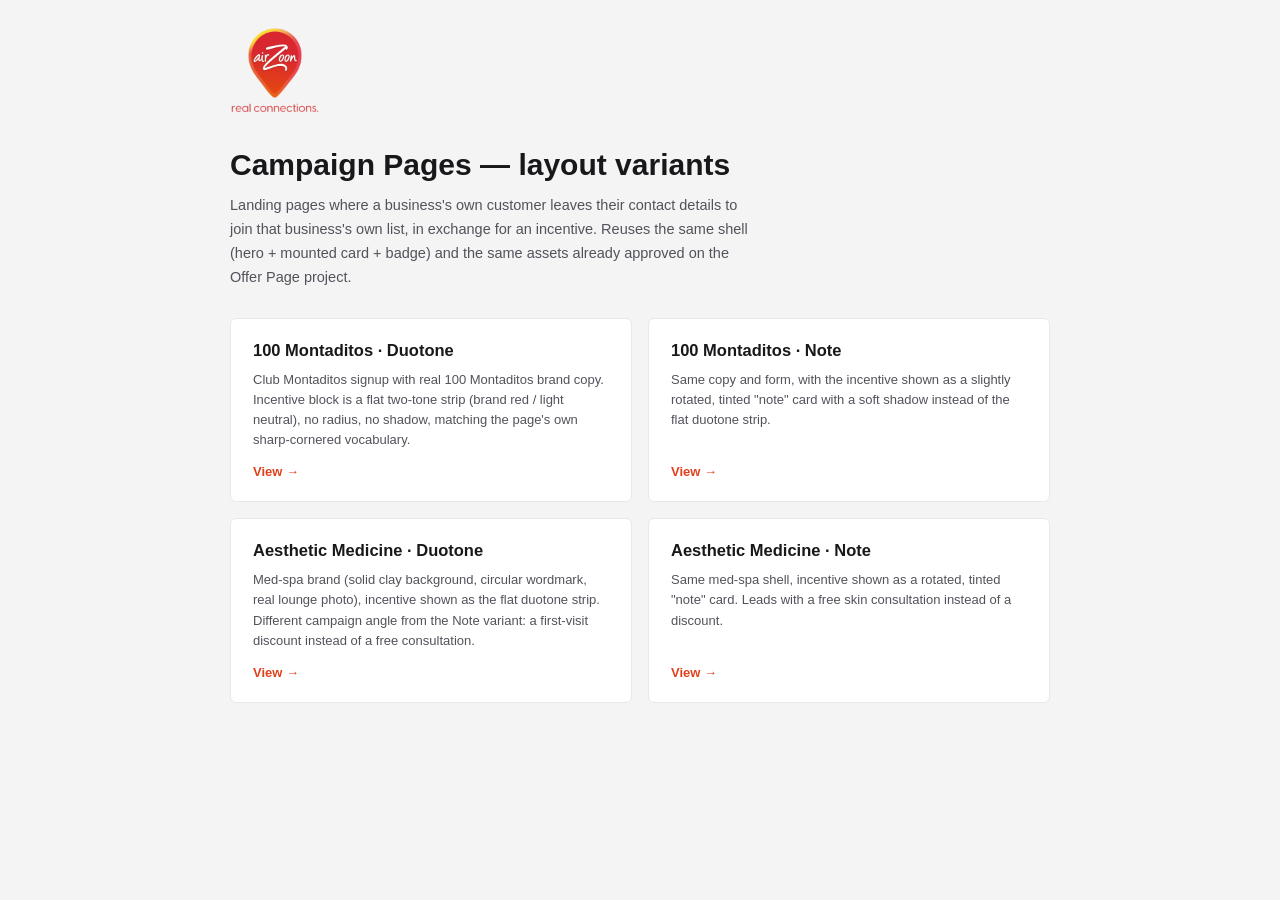
<file: index.html>
<!DOCTYPE html>
<html lang="en">
<head>
<meta charset="UTF-8">
<meta http-equiv="refresh" content="0; url=variants/index.html">
<title>airZoon — Campaign Pages</title>
</head>
<body>
<p><a href="variants/index.html">View variants</a></p>
</body>
</html>
</file>
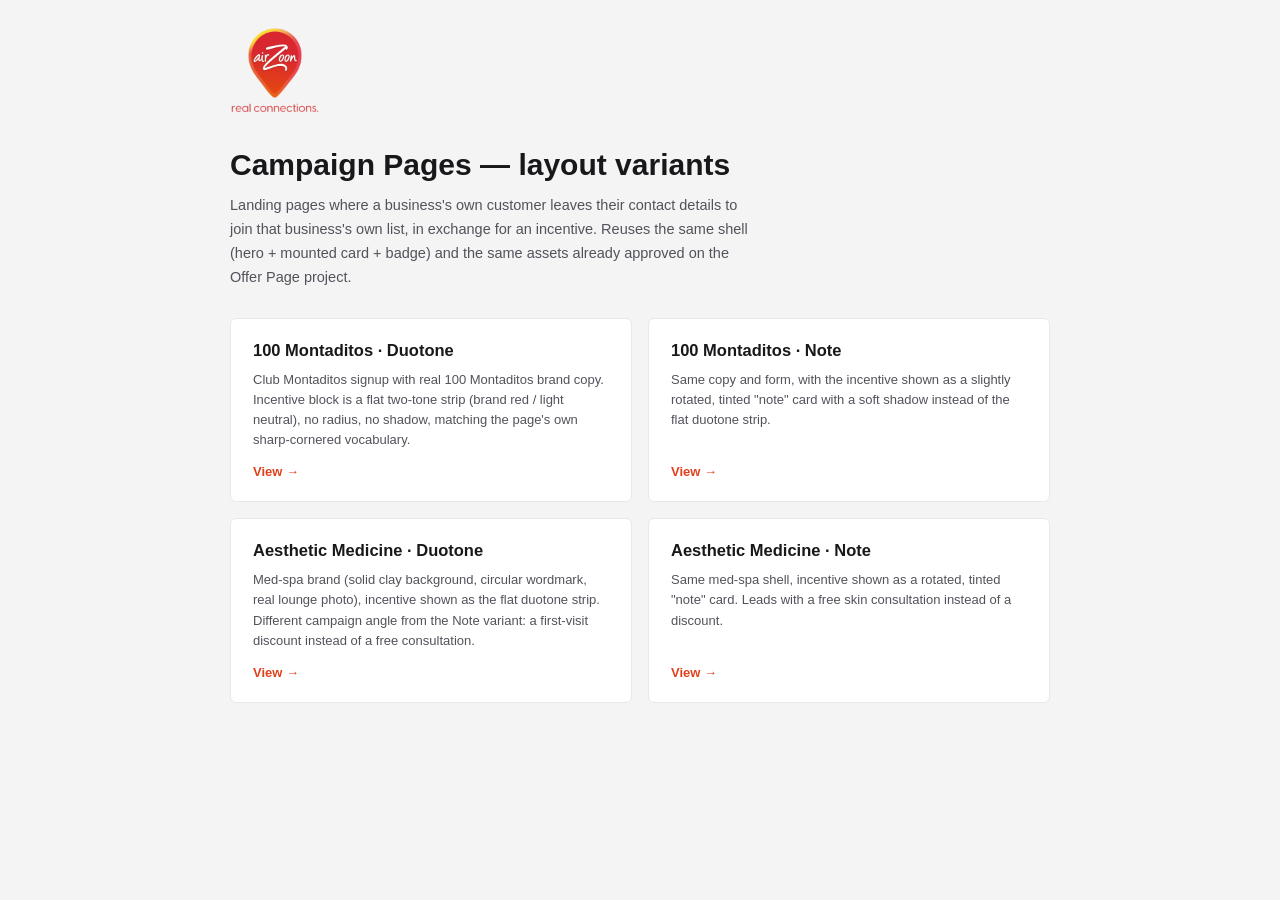
<file: variants/index.html>
<!DOCTYPE html>
<html lang="en">
<head>
<meta charset="UTF-8">
<meta name="viewport" content="width=device-width, initial-scale=1.0">
<title>airZoon — Campaign Page variants</title>
<style>
  :root{
    --color-primary: #E0401C; --color-primary-hover: #C23217; --color-accent: #D99016; --color-success: #22C55E;
    --surface-0: #F4F4F5; --surface-1: #F9FAFB; --surface-2: #FFFFFF; --border: #E8E8EA;
    --text-primary: #18181B; --text-secondary: #52525B; --text-muted: #A1A1AA;
  }
  *{ box-sizing: border-box; }
  body{
    margin:0; background: var(--surface-0); color: var(--text-primary);
    font-family: -apple-system, BlinkMacSystemFont, "Segoe UI", Roboto, Helvetica, Arial, sans-serif;
    -webkit-font-smoothing: antialiased;
  }
  .page-header{ display:flex; align-items:center; padding: 28px 40px 0; max-width: 900px; margin:0 auto; }
  .brand-logo{ height:88px; width:auto; display:block; }
  main{ max-width: 900px; margin: 0 auto; padding: 32px 40px 96px; }
  h1{ font-size: clamp(24px, 3vw, 30px); font-weight:700; margin:0 0 12px; }
  .intro p{ font-size:14.5px; color: var(--text-secondary); line-height:1.65; max-width:66ch; margin:0 0 8px; }
  .card-grid{ display:grid; grid-template-columns: repeat(2, 1fr); gap:16px; margin-top: 28px; }
  .variant-card{
    display:flex; flex-direction:column; gap:10px;
    background: var(--surface-2); border:1px solid var(--border); border-radius:6px; padding: 22px; text-decoration:none;
  }
  .variant-card:hover{ border-color: var(--color-primary); }
  .variant-card h2{ font-size:16.5px; font-weight:600; color: var(--text-primary); margin:0; }
  .variant-card p{ font-size:13px; color: var(--text-secondary); line-height:1.55; margin:0; }
  .variant-card .go{ font-size:13px; font-weight:600; color: var(--color-primary); margin-top:auto; padding-top:4px; }
  @media (max-width: 640px){
    .card-grid{ grid-template-columns: 1fr; }
    .page-header{ padding: 24px 24px 0; }
    main{ padding: 24px 24px 72px; }
  }
</style>
</head>
<body>

  <header class="page-header">
    <img class="brand-logo" src="../assets/airzoon-logo.png" alt="airZoon">
  </header>

  <main>
    <div class="intro">
      <h1>Campaign Pages — layout variants</h1>
      <p>Landing pages where a business's own customer leaves their contact details to join that business's own list, in exchange for an incentive. Reuses the same shell (hero + mounted card + badge) and the same assets already approved on the Offer Page project.</p>
    </div>

    <div class="card-grid">
      <a class="variant-card" href="variant-100montaditos-duotone.html">
        <h2>100 Montaditos · Duotone</h2>
        <p>Club Montaditos signup with real 100 Montaditos brand copy. Incentive block is a flat two-tone strip (brand red / light neutral), no radius, no shadow, matching the page's own sharp-cornered vocabulary.</p>
        <span class="go">View →</span>
      </a>
      <a class="variant-card" href="variant-100montaditos-note.html">
        <h2>100 Montaditos · Note</h2>
        <p>Same copy and form, with the incentive shown as a slightly rotated, tinted "note" card with a soft shadow instead of the flat duotone strip.</p>
        <span class="go">View →</span>
      </a>
      <a class="variant-card" href="variant-spa-duotone.html">
        <h2>Aesthetic Medicine · Duotone</h2>
        <p>Med-spa brand (solid clay background, circular wordmark, real lounge photo), incentive shown as the flat duotone strip. Different campaign angle from the Note variant: a first-visit discount instead of a free consultation.</p>
        <span class="go">View →</span>
      </a>
      <a class="variant-card" href="variant-spa-note.html">
        <h2>Aesthetic Medicine · Note</h2>
        <p>Same med-spa shell, incentive shown as a rotated, tinted "note" card. Leads with a free skin consultation instead of a discount.</p>
        <span class="go">View →</span>
      </a>
    </div>
  </main>

</body>
</html>
</file>
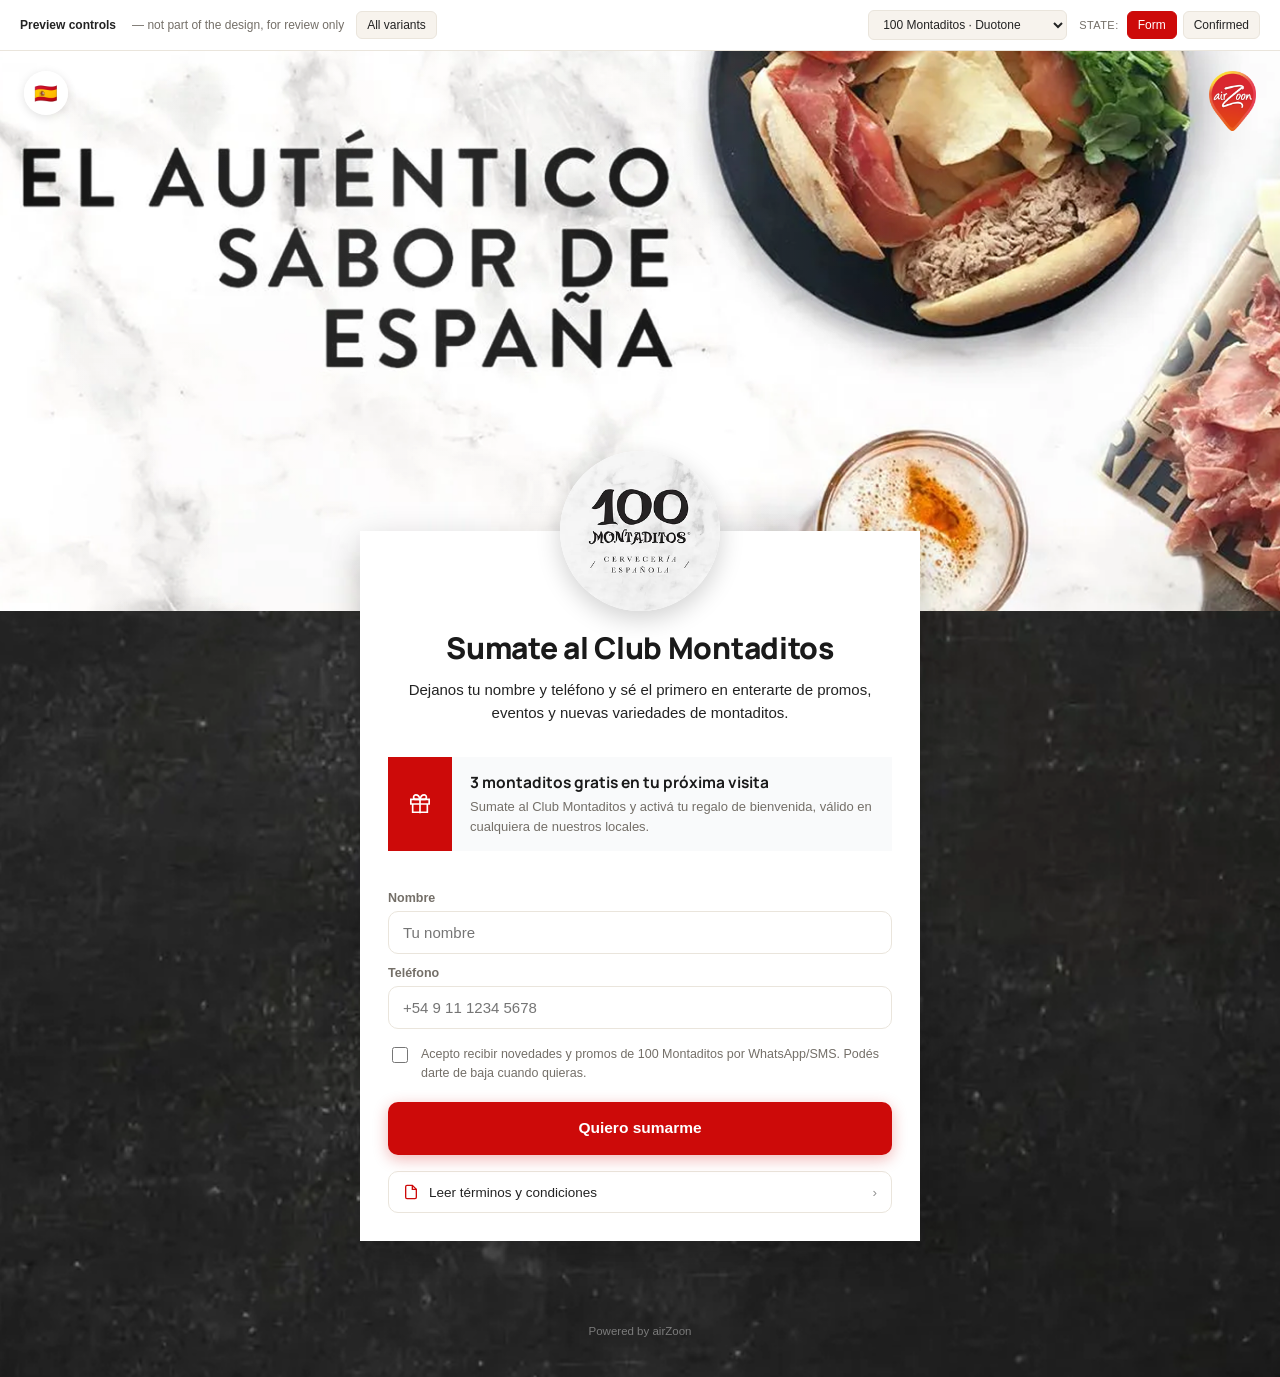
<file: variants/variant-100montaditos-duotone.html>
<!DOCTYPE html>
<html lang="es">
<head>
<meta charset="UTF-8">
<meta name="viewport" content="width=device-width, initial-scale=1.0">
<title>airZoon — Campaign Page · 100 Montaditos (Duotone)</title>
<link rel="preconnect" href="https://fonts.googleapis.com">
<link rel="preconnect" href="https://fonts.gstatic.com" crossorigin>
<link href="https://fonts.googleapis.com/css2?family=Manrope:wght@500;700;800&display=swap" rel="stylesheet">
<link rel="stylesheet" href="../shared/tokens.css?v=1">
<style>
  /* ---- 100 Montaditos — Club Montaditos signup, "Duotone" incentive ----
     Same hero + mounted-card + logo-badge shell as the Offer Page project,
     now carrying real 100 Montaditos brand copy instead of the generic
     [Negocio] placeholder. The incentive ties directly to the product
     (montaditos, not a generic "%"), which is the version of this brief
     that converts better on a low-friction name+phone ask: a small,
     concrete, redeemable reward beats an abstract discount. */
  :root{
    --text-color: #232323;
    --primary-color: #CD0A09;
    --headline-color: #1A1A1A;
    --headline-font-family: 'Manrope', -apple-system, BlinkMacSystemFont, sans-serif;
    --card-background-color: #FFFFFF;
    --block-border-radius: 0px;
    --element-border-radius: 10px;

    --cta-button-bg: #CD0A09;
    --cta-button-radius: 10px;
    --cta-button-font-weight: 700;

    --surface-muted: #F7F3ED;
    --border: #EAE5DC;
    --text-muted: #746F68;

    --hero-h: 560px;
    --badge-d: 160px;
    --card-overlap: 80px;
    --card-pad-top: 96px;
  }

  body{
    background: #1B1A18 url('../assets/background-100-montaditos.png') top center / cover no-repeat fixed;
  }
  .az-powered-by{ color: rgba(255,255,255,.4); }

  .az-hero-photo{
    height: var(--hero-h);
    background: url('../assets/banner-100-montaditos.png') 42% 76% / auto 188% no-repeat;
  }

  .az-logo-wrap{
    position:absolute; top: calc(-1 * var(--badge-d) / 2); left:50%; transform:translateX(-50%);
    z-index:3;
  }
  .az-logo-badge{
    width:var(--badge-d); height:var(--badge-d); overflow:hidden; padding:0; background:#fff; border:none;
    box-shadow: 0 8px 24px rgba(0,0,0,.18);
  }
  .az-logo-badge img{ width:100%; height:100%; object-fit:cover; display:block; }

  .signup-stack{ max-width: 600px; margin: 0 auto; padding: 0 20px 48px; }

  /* .az-cell:first-child in tokens.css (0,2,0) beats a plain single class
     (0,1,0) and zeroes the overlap margin — match it with two classes. */
  .signup-stack .signup-card-primary{ margin-top: calc(-1 * var(--card-overlap)); position:relative; z-index:2; }
  .signup-card-primary .az-card{
    position:relative;
    box-shadow: 0 12px 34px rgba(0,0,0,.22);
    padding-top: var(--card-pad-top);
  }

  @media (max-width: 820px){
    :root{
      --hero-h: 400px;
      --badge-d: 110px;
      --card-overlap: 45px;
      --card-pad-top: 72px;
    }
    .az-hero-photo{
      background-position: 25% 25%;
      background-size: auto 130%;
    }
  }

  .signup-title{ font-size:30px; font-weight:800; letter-spacing:-0.01em; text-align:center; margin:0 0 10px; }
  .signup-desc{ text-align:center; font-size:15px; line-height:1.55; color: var(--text-color); margin:0 0 20px; }

  /* ---- Incentive — duotone stripe. Hard-edged, no radius, no shadow: a
     flat two-tone strip (brand red / #F9FAFB) matching the page's own
     sharp-cornered, high-contrast vocabulary rather than a soft card. ---- */
  .incentive-card{
    display:grid; grid-template-columns: auto 1fr; align-items:stretch;
    margin: 32px 0 40px; text-align:left;
  }
  .incentive-icon-wrap{
    grid-column:1; grid-row:1 / span 2;
    display:flex; align-items:center; justify-content:center; flex-shrink:0;
    background: var(--primary-color); color:#fff;
    width:64px; padding: 0 12px;
  }
  .incentive-icon{ width:22px; height:22px; }
  .incentive-title{
    grid-column:2; grid-row:1;
    background: #F9FAFB; color: var(--headline-color);
    font-family: var(--headline-font-family); font-weight:700;
    font-size:15.5px; margin:0; padding:14px 18px 4px;
  }
  .incentive-desc{
    grid-column:2; grid-row:2;
    background: #F9FAFB; color: var(--text-muted);
    line-height:1.55; font-size:13px; margin:0; padding:0 18px 14px;
  }
  .incentive-desc strong{ color: var(--text-color); font-weight:600; }

  /* ---- Lead-gen form — mirrors the real .free-access-auth pattern
     (leadgen-field-wrapper + lead-consent-checkboxes) confirmed on live
     splash pages, repurposed for affiliation instead of WiFi access. ---- */
  .leadgen-field-wrapper{ display:flex; flex-direction:column; gap:12px; margin-bottom:16px; }
  .leadgen-field{ display:flex; flex-direction:column; gap:6px; }
  .leadgen-field label{ font-size:12.5px; font-weight:600; color: var(--text-muted); }
  .leadgen-field input{
    font-family: var(--font-body); font-size:15px; color: var(--text-color);
    padding: 12px 14px; border-radius: var(--element-border-radius);
    border: 1.5px solid var(--border); background:#fff;
  }
  .leadgen-field input:focus{ outline:none; border-color: var(--primary-color); }

  .lead-consent-checkboxes{ margin-bottom:20px; }
  .lead-consent-checkboxes label{
    display:flex; align-items:flex-start; gap:10px;
    font-size:12.5px; line-height:1.5; color: var(--text-muted); cursor:pointer;
  }
  .lead-consent-checkboxes input[type="checkbox"]{
    margin-top:2px; width:16px; height:16px; flex-shrink:0; accent-color: var(--primary-color);
  }
  .signup-submit-list{ display:flex; flex-direction:column; gap:10px; }

  /* ---- Confirmation panel — replaces the form after submit; the
     incentive block repeats here so it doubles as a visual receipt the
     guest can show in-store, no backend needed for this mockup. ---- */
  .signup-confirm{ text-align:center; }
  .signup-confirm .signup-title{ margin-bottom:16px; }
  .signup-confirm .signup-desc{ margin-bottom:32px; }

  [data-state-panel]{ display:block; }
  .splash-page-container[data-state="form"] [data-state-panel="confirmed"]{ display:none; }
  .splash-page-container[data-state="confirmed"] [data-state-panel="form"]{ display:none; }

  /* ---- Top controls: language switcher (left) + airZoon mark (right) ---- */
  .az-cell--controls{ justify-content:space-between; align-items:flex-start; }
  .az-logo-mark{ height:60px; width:auto; display:block; }

  .az-lang-wrap{ position:relative; }
  .az-lang{
    width:44px; height:44px; border-radius:50%;
    background: rgba(255,255,255,.92); backdrop-filter: blur(4px);
    border:none; cursor:pointer; font-size:19px; padding:0;
    display:flex; align-items:center; justify-content:center;
    box-shadow: 0 2px 10px rgba(0,0,0,.12);
  }
  .az-lang-dropdown{
    position:absolute; top:52px; left:0; z-index:10;
    background:#fff; border-radius:12px; box-shadow: 0 10px 30px rgba(0,0,0,.18);
    padding:6px; min-width:168px;
  }
  .az-lang-dropdown[hidden]{ display:none; }
  .az-lang-option{
    display:flex; align-items:center; gap:10px; width:100%;
    padding:9px 10px; border:none; background:none; cursor:pointer;
    border-radius:8px; font-size:14px; color:#232323; text-align:left;
    font-family: var(--font-body);
  }
  .az-lang-option:hover{ background: var(--surface-muted); }
  .az-lang-option .flag{ font-size:16px; }
  .az-lang-option .check{ margin-left:auto; color: var(--primary-color); font-weight:700; opacity:0; }
  .az-lang-option[aria-selected="true"] .check{ opacity:1; }
</style>
</head>
<body>

<div class="preview-bar">
  <strong>Preview controls</strong><span>— not part of the design, for review only</span>
  <a class="button-link" href="index.html">All variants</a>
  <div class="spacer"></div>
  <div class="group" role="group" aria-label="Variant">
    <select id="variant-nav" aria-label="Switch variant">
      <option value="variant-100montaditos-duotone.html" selected>100 Montaditos · Duotone</option>
      <option value="variant-100montaditos-note.html">100 Montaditos · Note</option>
      <option value="variant-spa-duotone.html">Aesthetic Medicine · Duotone</option>
      <option value="variant-spa-note.html">Aesthetic Medicine · Note</option>
    </select>
  </div>
  <div class="group" role="group" aria-label="State">
    <span class="group-label">State:</span>
    <button data-state="form" aria-pressed="true">Form</button>
    <button data-state="confirmed" aria-pressed="false">Confirmed</button>
  </div>
</div>

<div class="splash-page-container" data-state="form">

  <div class="az-cell--controls">
    <div class="az-lang-wrap">
      <button class="az-lang" id="lang-trigger" aria-haspopup="listbox" aria-expanded="false">🇪🇸</button>
      <div class="az-lang-dropdown" id="lang-dropdown" role="listbox" hidden>
        <button class="az-lang-option" role="option" aria-selected="true"><span class="flag">🇪🇸</span> Español <span class="check">✓</span></button>
        <button class="az-lang-option" role="option" aria-selected="false"><span class="flag">🇬🇧</span> English <span class="check">✓</span></button>
        <button class="az-lang-option" role="option" aria-selected="false"><span class="flag">🇫🇷</span> Français <span class="check">✓</span></button>
        <button class="az-lang-option" role="option" aria-selected="false"><span class="flag">🇩🇪</span> Deutsch <span class="check">✓</span></button>
      </div>
    </div>
    <img class="az-logo-mark" src="../assets/airzoon-pin-mark.png" alt="airZoon">
  </div>

  <div class="az-hero-photo"></div>

  <div class="signup-stack">

    <div class="az-cell az-cell--affiliation signup-card-primary">
      <div class="az-card">

        <div class="az-logo-wrap">
          <div class="az-logo-badge">
            <img src="../assets/logo-100-montaditos.png" alt="100 Montaditos">
          </div>
        </div>

        <!-- ---- FORM PANEL ---- -->
        <div data-state-panel="form">

          <!-- Headline — first is live, the other two are reviewable
               alternatives, commented. -->
          <h2 class="signup-title">Sumate al Club Montaditos</h2>
          <!-- <h2 class="signup-title">Tu ronda de bienvenida te espera</h2> -->
          <!-- <h2 class="signup-title">Enterate primero de nuestras promos</h2> -->

          <p class="signup-desc">Dejanos tu nombre y teléfono y sé el primero en enterarte de promos, eventos y nuevas variedades de montaditos.</p>

          <div class="incentive-card">
            <span class="incentive-icon-wrap">
              <svg class="incentive-icon" viewBox="0 0 24 24" fill="none" stroke="currentColor" stroke-width="1.8"><path d="M20 12v9H4v-9"/><path d="M2 7h20v5H2z"/><path d="M12 22V7"/><path d="M12 7H7.5a2.5 2.5 0 0 1 0-5C11 2 12 7 12 7z"/><path d="M12 7h4.5a2.5 2.5 0 0 0 0-5C13 2 12 7 12 7z"/></svg>
            </span>
            <h3 class="incentive-title">3 montaditos gratis en tu próxima visita</h3>
            <p class="incentive-desc">Sumate al Club Montaditos y activá tu regalo de bienvenida, válido en cualquiera de nuestros locales.</p>
          </div>

          <form id="signup-form">
            <div class="leadgen-field-wrapper">
              <div class="leadgen-field">
                <label for="field-name">Nombre</label>
                <input id="field-name" type="text" name="name" placeholder="Tu nombre" required>
              </div>
              <div class="leadgen-field">
                <label for="field-phone">Teléfono</label>
                <input id="field-phone" type="tel" name="phone" placeholder="+54 9 11 1234 5678" required>
              </div>
            </div>

            <div class="lead-consent-checkboxes">
              <label>
                <input type="checkbox" name="consent" required>
                <span>
                  Acepto recibir novedades y promos de 100 Montaditos por WhatsApp/SMS. Podés darte de baja cuando quieras.
                </span>
              </label>
            </div>

            <div class="signup-submit-list">
              <button type="submit" class="cta-button">
                <span class="cta-main">Quiero sumarme</span>
              </button>
            </div>
          </form>

          <a class="az-terms-link" href="#">
            <svg viewBox="0 0 24 24" fill="none" stroke="currentColor" stroke-width="2"><path d="M14 2H6a2 2 0 0 0-2 2v16a2 2 0 0 0 2 2h12a2 2 0 0 0 2-2V8z"/><path d="M14 2v6h6"/></svg>
            Leer términos y condiciones
            <span class="chev">›</span>
          </a>
        </div>

        <!-- ---- CONFIRMATION PANEL ---- -->
        <div data-state-panel="confirmed" class="signup-confirm">
          <h2 class="signup-title">¡Listo, <span id="confirm-name">[Nombre]</span>!</h2>
          <p class="signup-desc">Ya sos parte del Club Montaditos. Te avisamos por WhatsApp/SMS de cada promo, evento y lanzamiento.</p>

          <div class="incentive-card">
            <span class="incentive-icon-wrap">
              <svg class="incentive-icon" viewBox="0 0 24 24" fill="none" stroke="currentColor" stroke-width="2.5"><path d="M20 6 9 17l-5-5"/></svg>
            </span>
            <h3 class="incentive-title">Tu regalo de bienvenida ya está activo</h3>
            <p class="incentive-desc">Mostrá esta pantalla en tu próxima visita y canjeá tus <strong>3 montaditos gratis</strong>.</p>
          </div>
        </div>

      </div>
    </div>

  </div>

  <p class="az-powered-by">Powered by airZoon</p>

</div>

<script src="../shared/preview-bar.js"></script>
<script>
  document.addEventListener("DOMContentLoaded", function(){
    var container = document.querySelector(".splash-page-container");

    var langTrigger = document.getElementById("lang-trigger");
    var langDropdown = document.getElementById("lang-dropdown");
    langTrigger.addEventListener("click", function(e){
      e.stopPropagation();
      var isOpen = !langDropdown.hasAttribute("hidden");
      if (isOpen) { langDropdown.setAttribute("hidden",""); langTrigger.setAttribute("aria-expanded","false"); }
      else { langDropdown.removeAttribute("hidden"); langTrigger.setAttribute("aria-expanded","true"); }
    });
    document.querySelectorAll(".az-lang-option").forEach(function(opt){
      opt.addEventListener("click", function(){
        document.querySelectorAll(".az-lang-option").forEach(function(o){ o.setAttribute("aria-selected","false"); });
        opt.setAttribute("aria-selected","true");
        langTrigger.textContent = opt.querySelector(".flag").textContent;
        langDropdown.setAttribute("hidden","");
        langTrigger.setAttribute("aria-expanded","false");
      });
    });
    document.addEventListener("click", function(){
      langDropdown.setAttribute("hidden","");
      langTrigger.setAttribute("aria-expanded","false");
    });

    /* Real form submit is also wired to the same state toggle the preview
       bar uses, so clicking "Quiero sumarme" demos the confirmation panel
       directly, and reflects the typed name back in the confirmation copy. */
    var form = document.getElementById("signup-form");
    var confirmName = document.getElementById("confirm-name");
    var stateButtons = document.querySelectorAll(".preview-bar [data-state]");
    form.addEventListener("submit", function(e){
      e.preventDefault();
      var name = document.getElementById("field-name").value.trim();
      confirmName.textContent = name || "[Nombre]";
      container.setAttribute("data-state", "confirmed");
      stateButtons.forEach(function(b){
        b.setAttribute("aria-pressed", b.getAttribute("data-state") === "confirmed" ? "true" : "false");
      });
    });
  });
</script>

</body>
</html>
</file>
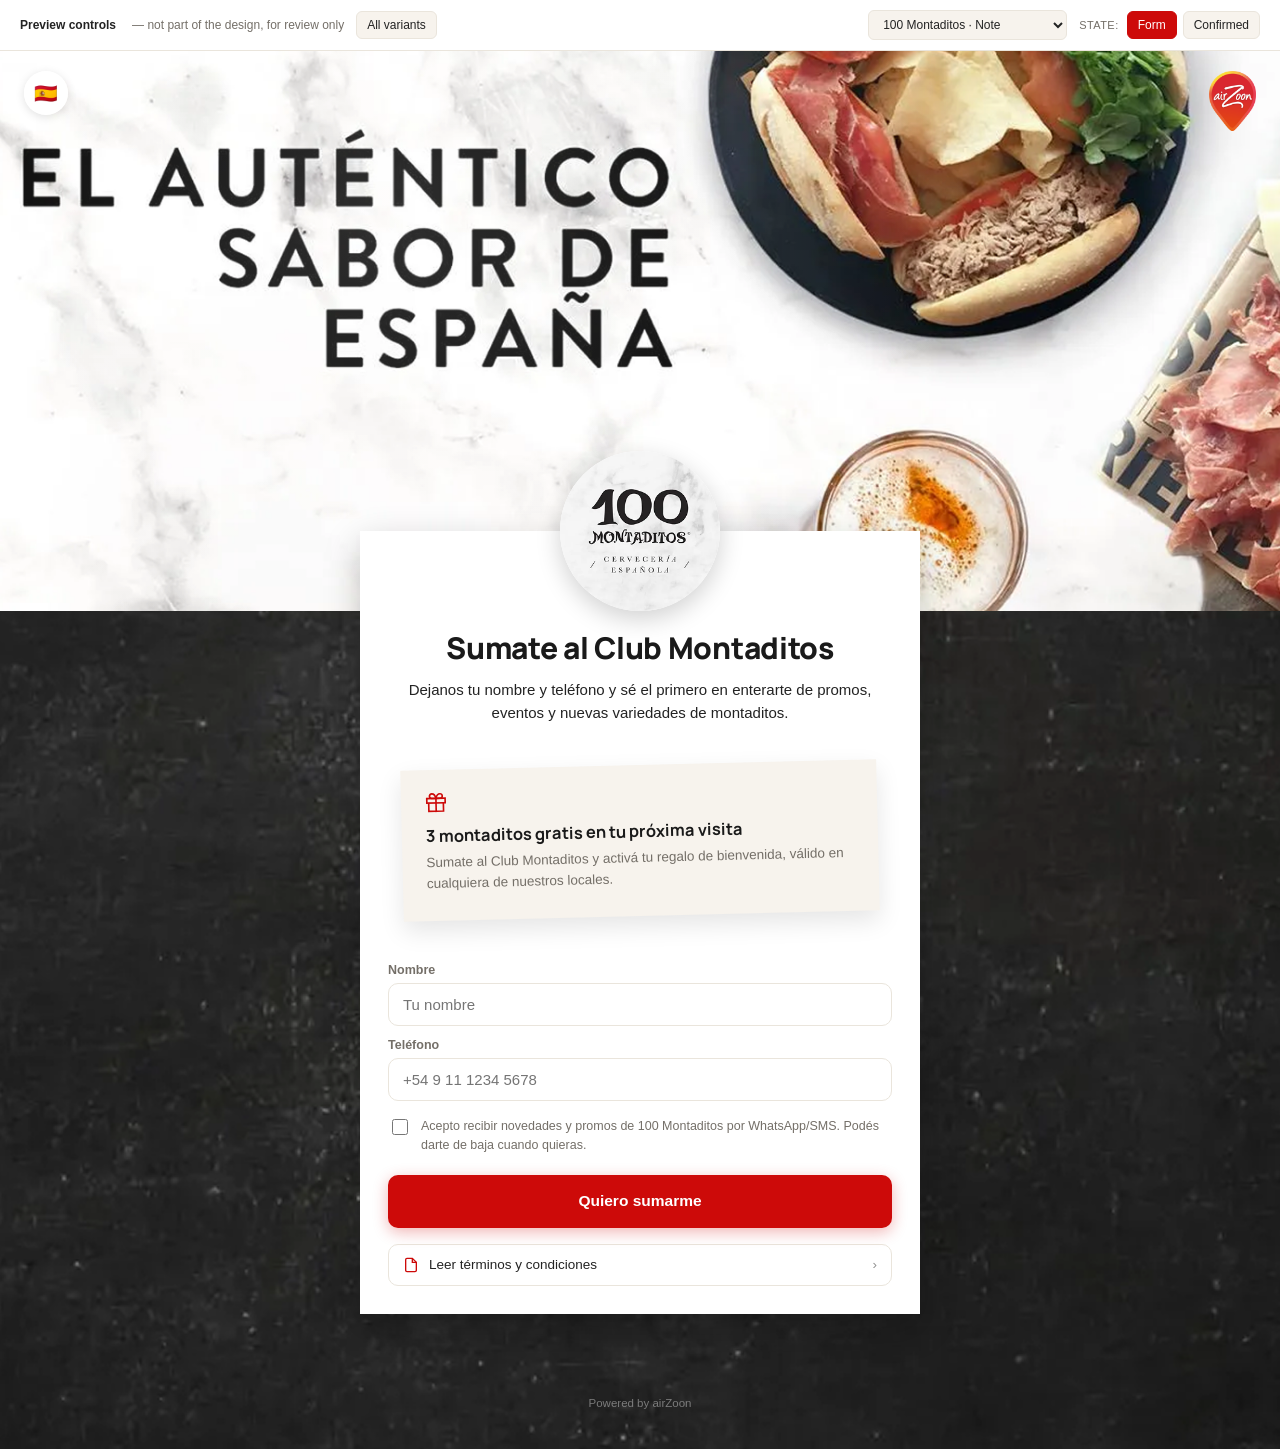
<file: variants/variant-100montaditos-note.html>
<!DOCTYPE html>
<html lang="es">
<head>
<meta charset="UTF-8">
<meta name="viewport" content="width=device-width, initial-scale=1.0">
<title>airZoon — Campaign Page · 100 Montaditos (Note)</title>
<link rel="preconnect" href="https://fonts.googleapis.com">
<link rel="preconnect" href="https://fonts.gstatic.com" crossorigin>
<link href="https://fonts.googleapis.com/css2?family=Manrope:wght@500;700;800&display=swap" rel="stylesheet">
<link rel="stylesheet" href="../shared/tokens.css?v=1">
<style>
  /* ---- 100 Montaditos — Club Montaditos signup, "Note" incentive ----
     Same hero + mounted-card + logo-badge shell as the Offer Page project,
     now carrying real 100 Montaditos brand copy instead of the generic
     [Negocio] placeholder. The incentive ties directly to the product
     (montaditos, not a generic "%"), which is the version of this brief
     that converts better on a low-friction name+phone ask: a small,
     concrete, redeemable reward beats an abstract discount. */
  :root{
    --text-color: #232323;
    --primary-color: #CD0A09;
    --headline-color: #1A1A1A;
    --headline-font-family: 'Manrope', -apple-system, BlinkMacSystemFont, sans-serif;
    --card-background-color: #FFFFFF;
    --block-border-radius: 0px;
    --element-border-radius: 10px;

    --cta-button-bg: #CD0A09;
    --cta-button-radius: 10px;
    --cta-button-font-weight: 700;

    --surface-muted: #F7F3ED;
    --border: #EAE5DC;
    --text-muted: #746F68;

    --hero-h: 560px;
    --badge-d: 160px;
    --card-overlap: 80px;
    --card-pad-top: 96px;
  }

  body{
    background: #1B1A18 url('../assets/background-100-montaditos.png') top center / cover no-repeat fixed;
  }
  .az-powered-by{ color: rgba(255,255,255,.4); }

  .az-hero-photo{
    height: var(--hero-h);
    background: url('../assets/banner-100-montaditos.png') 42% 76% / auto 188% no-repeat;
  }

  .az-logo-wrap{
    position:absolute; top: calc(-1 * var(--badge-d) / 2); left:50%; transform:translateX(-50%);
    z-index:3;
  }
  .az-logo-badge{
    width:var(--badge-d); height:var(--badge-d); overflow:hidden; padding:0; background:#fff; border:none;
    box-shadow: 0 8px 24px rgba(0,0,0,.18);
  }
  .az-logo-badge img{ width:100%; height:100%; object-fit:cover; display:block; }

  .signup-stack{ max-width: 600px; margin: 0 auto; padding: 0 20px 48px; }

  /* .az-cell:first-child in tokens.css (0,2,0) beats a plain single class
     (0,1,0) and zeroes the overlap margin — match it with two classes. */
  .signup-stack .signup-card-primary{ margin-top: calc(-1 * var(--card-overlap)); position:relative; z-index:2; }
  .signup-card-primary .az-card{
    position:relative;
    box-shadow: 0 12px 34px rgba(0,0,0,.22);
    padding-top: var(--card-pad-top);
  }

  @media (max-width: 820px){
    :root{
      --hero-h: 400px;
      --badge-d: 110px;
      --card-overlap: 45px;
      --card-pad-top: 72px;
    }
    .az-hero-photo{
      background-position: 25% 25%;
      background-size: auto 130%;
    }
  }

  .signup-title{ font-size:30px; font-weight:800; letter-spacing:-0.01em; text-align:center; margin:0 0 10px; }
  .signup-desc{ text-align:center; font-size:15px; line-height:1.55; color: var(--text-color); margin:0 0 20px; }

  /* ---- Incentive — plain rotated, tinted "note" card with a soft
     shadow. No fold, tape, torn edge, or pin on top of it — those were
     all tried and rejected; this is the base card left as-is. ---- */
  .incentive-card{
    text-align:left;
    background: var(--surface-muted, #F7F3ED);
    padding: 22px 24px 26px;
    margin: 40px 14px 48px;
    transform: rotate(-1.4deg);
    box-shadow: 0 10px 24px rgba(0,0,0,.10);
  }
  .incentive-icon-wrap{
    display:flex; align-items:center; justify-content:center; flex-shrink:0;
    width:22px; height:22px; color: var(--primary-color); margin-bottom:10px;
  }
  .incentive-icon{ width:22px; height:22px; }
  .incentive-title{
    font-family: var(--headline-font-family); font-weight:700; color: var(--headline-color);
    font-size:16.5px; margin:0 0 6px;
  }
  .incentive-desc{ line-height:1.55; color: var(--text-muted); font-size:13.5px; margin:0; }
  .incentive-desc strong{ color: var(--text-color); font-weight:600; }

  /* ---- Lead-gen form — mirrors the real .free-access-auth pattern
     (leadgen-field-wrapper + lead-consent-checkboxes) confirmed on live
     splash pages, repurposed for affiliation instead of WiFi access. ---- */
  .leadgen-field-wrapper{ display:flex; flex-direction:column; gap:12px; margin-bottom:16px; }
  .leadgen-field{ display:flex; flex-direction:column; gap:6px; }
  .leadgen-field label{ font-size:12.5px; font-weight:600; color: var(--text-muted); }
  .leadgen-field input{
    font-family: var(--font-body); font-size:15px; color: var(--text-color);
    padding: 12px 14px; border-radius: var(--element-border-radius);
    border: 1.5px solid var(--border); background:#fff;
  }
  .leadgen-field input:focus{ outline:none; border-color: var(--primary-color); }

  .lead-consent-checkboxes{ margin-bottom:20px; }
  .lead-consent-checkboxes label{
    display:flex; align-items:flex-start; gap:10px;
    font-size:12.5px; line-height:1.5; color: var(--text-muted); cursor:pointer;
  }
  .lead-consent-checkboxes input[type="checkbox"]{
    margin-top:2px; width:16px; height:16px; flex-shrink:0; accent-color: var(--primary-color);
  }
  .signup-submit-list{ display:flex; flex-direction:column; gap:10px; }

  /* ---- Confirmation panel — replaces the form after submit; the
     incentive block repeats here so it doubles as a visual receipt the
     guest can show in-store, no backend needed for this mockup. ---- */
  .signup-confirm{ text-align:center; }
  .signup-confirm .signup-title{ margin-bottom:16px; }
  .signup-confirm .signup-desc{ margin-bottom:32px; }

  [data-state-panel]{ display:block; }
  .splash-page-container[data-state="form"] [data-state-panel="confirmed"]{ display:none; }
  .splash-page-container[data-state="confirmed"] [data-state-panel="form"]{ display:none; }

  /* ---- Top controls: language switcher (left) + airZoon mark (right) ---- */
  .az-cell--controls{ justify-content:space-between; align-items:flex-start; }
  .az-logo-mark{ height:60px; width:auto; display:block; }

  .az-lang-wrap{ position:relative; }
  .az-lang{
    width:44px; height:44px; border-radius:50%;
    background: rgba(255,255,255,.92); backdrop-filter: blur(4px);
    border:none; cursor:pointer; font-size:19px; padding:0;
    display:flex; align-items:center; justify-content:center;
    box-shadow: 0 2px 10px rgba(0,0,0,.12);
  }
  .az-lang-dropdown{
    position:absolute; top:52px; left:0; z-index:10;
    background:#fff; border-radius:12px; box-shadow: 0 10px 30px rgba(0,0,0,.18);
    padding:6px; min-width:168px;
  }
  .az-lang-dropdown[hidden]{ display:none; }
  .az-lang-option{
    display:flex; align-items:center; gap:10px; width:100%;
    padding:9px 10px; border:none; background:none; cursor:pointer;
    border-radius:8px; font-size:14px; color:#232323; text-align:left;
    font-family: var(--font-body);
  }
  .az-lang-option:hover{ background: var(--surface-muted); }
  .az-lang-option .flag{ font-size:16px; }
  .az-lang-option .check{ margin-left:auto; color: var(--primary-color); font-weight:700; opacity:0; }
  .az-lang-option[aria-selected="true"] .check{ opacity:1; }
</style>
</head>
<body>

<div class="preview-bar">
  <strong>Preview controls</strong><span>— not part of the design, for review only</span>
  <a class="button-link" href="index.html">All variants</a>
  <div class="spacer"></div>
  <div class="group" role="group" aria-label="Variant">
    <select id="variant-nav" aria-label="Switch variant">
      <option value="variant-100montaditos-duotone.html">100 Montaditos · Duotone</option>
      <option value="variant-100montaditos-note.html" selected>100 Montaditos · Note</option>
      <option value="variant-spa-duotone.html">Aesthetic Medicine · Duotone</option>
      <option value="variant-spa-note.html">Aesthetic Medicine · Note</option>
    </select>
  </div>
  <div class="group" role="group" aria-label="State">
    <span class="group-label">State:</span>
    <button data-state="form" aria-pressed="true">Form</button>
    <button data-state="confirmed" aria-pressed="false">Confirmed</button>
  </div>
</div>

<div class="splash-page-container" data-state="form">

  <div class="az-cell--controls">
    <div class="az-lang-wrap">
      <button class="az-lang" id="lang-trigger" aria-haspopup="listbox" aria-expanded="false">🇪🇸</button>
      <div class="az-lang-dropdown" id="lang-dropdown" role="listbox" hidden>
        <button class="az-lang-option" role="option" aria-selected="true"><span class="flag">🇪🇸</span> Español <span class="check">✓</span></button>
        <button class="az-lang-option" role="option" aria-selected="false"><span class="flag">🇬🇧</span> English <span class="check">✓</span></button>
        <button class="az-lang-option" role="option" aria-selected="false"><span class="flag">🇫🇷</span> Français <span class="check">✓</span></button>
        <button class="az-lang-option" role="option" aria-selected="false"><span class="flag">🇩🇪</span> Deutsch <span class="check">✓</span></button>
      </div>
    </div>
    <img class="az-logo-mark" src="../assets/airzoon-pin-mark.png" alt="airZoon">
  </div>

  <div class="az-hero-photo"></div>

  <div class="signup-stack">

    <div class="az-cell az-cell--affiliation signup-card-primary">
      <div class="az-card">

        <div class="az-logo-wrap">
          <div class="az-logo-badge">
            <img src="../assets/logo-100-montaditos.png" alt="100 Montaditos">
          </div>
        </div>

        <!-- ---- FORM PANEL ---- -->
        <div data-state-panel="form">

          <!-- Headline — first is live, the other two are reviewable
               alternatives, commented. -->
          <h2 class="signup-title">Sumate al Club Montaditos</h2>
          <!-- <h2 class="signup-title">Tu ronda de bienvenida te espera</h2> -->
          <!-- <h2 class="signup-title">Enterate primero de nuestras promos</h2> -->

          <p class="signup-desc">Dejanos tu nombre y teléfono y sé el primero en enterarte de promos, eventos y nuevas variedades de montaditos.</p>

          <div class="incentive-card">
            <span class="incentive-icon-wrap">
              <svg class="incentive-icon" viewBox="0 0 24 24" fill="none" stroke="currentColor" stroke-width="1.8"><path d="M20 12v9H4v-9"/><path d="M2 7h20v5H2z"/><path d="M12 22V7"/><path d="M12 7H7.5a2.5 2.5 0 0 1 0-5C11 2 12 7 12 7z"/><path d="M12 7h4.5a2.5 2.5 0 0 0 0-5C13 2 12 7 12 7z"/></svg>
            </span>
            <h3 class="incentive-title">3 montaditos gratis en tu próxima visita</h3>
            <p class="incentive-desc">Sumate al Club Montaditos y activá tu regalo de bienvenida, válido en cualquiera de nuestros locales.</p>
          </div>

          <form id="signup-form">
            <div class="leadgen-field-wrapper">
              <div class="leadgen-field">
                <label for="field-name">Nombre</label>
                <input id="field-name" type="text" name="name" placeholder="Tu nombre" required>
              </div>
              <div class="leadgen-field">
                <label for="field-phone">Teléfono</label>
                <input id="field-phone" type="tel" name="phone" placeholder="+54 9 11 1234 5678" required>
              </div>
            </div>

            <div class="lead-consent-checkboxes">
              <label>
                <input type="checkbox" name="consent" required>
                <span>
                  Acepto recibir novedades y promos de 100 Montaditos por WhatsApp/SMS. Podés darte de baja cuando quieras.
                </span>
              </label>
            </div>

            <div class="signup-submit-list">
              <button type="submit" class="cta-button">
                <span class="cta-main">Quiero sumarme</span>
              </button>
            </div>
          </form>

          <a class="az-terms-link" href="#">
            <svg viewBox="0 0 24 24" fill="none" stroke="currentColor" stroke-width="2"><path d="M14 2H6a2 2 0 0 0-2 2v16a2 2 0 0 0 2 2h12a2 2 0 0 0 2-2V8z"/><path d="M14 2v6h6"/></svg>
            Leer términos y condiciones
            <span class="chev">›</span>
          </a>
        </div>

        <!-- ---- CONFIRMATION PANEL ---- -->
        <div data-state-panel="confirmed" class="signup-confirm">
          <h2 class="signup-title">¡Listo, <span id="confirm-name">[Nombre]</span>!</h2>
          <p class="signup-desc">Ya sos parte del Club Montaditos. Te avisamos por WhatsApp/SMS de cada promo, evento y lanzamiento.</p>

          <div class="incentive-card">
            <span class="incentive-icon-wrap">
              <svg class="incentive-icon" viewBox="0 0 24 24" fill="none" stroke="currentColor" stroke-width="2.5"><path d="M20 6 9 17l-5-5"/></svg>
            </span>
            <h3 class="incentive-title">Tu regalo de bienvenida ya está activo</h3>
            <p class="incentive-desc">Mostrá esta pantalla en tu próxima visita y canjeá tus <strong>3 montaditos gratis</strong>.</p>
          </div>
        </div>

      </div>
    </div>

  </div>

  <p class="az-powered-by">Powered by airZoon</p>

</div>

<script src="../shared/preview-bar.js"></script>
<script>
  document.addEventListener("DOMContentLoaded", function(){
    var container = document.querySelector(".splash-page-container");

    var langTrigger = document.getElementById("lang-trigger");
    var langDropdown = document.getElementById("lang-dropdown");
    langTrigger.addEventListener("click", function(e){
      e.stopPropagation();
      var isOpen = !langDropdown.hasAttribute("hidden");
      if (isOpen) { langDropdown.setAttribute("hidden",""); langTrigger.setAttribute("aria-expanded","false"); }
      else { langDropdown.removeAttribute("hidden"); langTrigger.setAttribute("aria-expanded","true"); }
    });
    document.querySelectorAll(".az-lang-option").forEach(function(opt){
      opt.addEventListener("click", function(){
        document.querySelectorAll(".az-lang-option").forEach(function(o){ o.setAttribute("aria-selected","false"); });
        opt.setAttribute("aria-selected","true");
        langTrigger.textContent = opt.querySelector(".flag").textContent;
        langDropdown.setAttribute("hidden","");
        langTrigger.setAttribute("aria-expanded","false");
      });
    });
    document.addEventListener("click", function(){
      langDropdown.setAttribute("hidden","");
      langTrigger.setAttribute("aria-expanded","false");
    });

    /* Real form submit is also wired to the same state toggle the preview
       bar uses, so clicking "Quiero sumarme" demos the confirmation panel
       directly, and reflects the typed name back in the confirmation copy. */
    var form = document.getElementById("signup-form");
    var confirmName = document.getElementById("confirm-name");
    var stateButtons = document.querySelectorAll(".preview-bar [data-state]");
    form.addEventListener("submit", function(e){
      e.preventDefault();
      var name = document.getElementById("field-name").value.trim();
      confirmName.textContent = name || "[Nombre]";
      container.setAttribute("data-state", "confirmed");
      stateButtons.forEach(function(b){
        b.setAttribute("aria-pressed", b.getAttribute("data-state") === "confirmed" ? "true" : "false");
      });
    });
  });
</script>

</body>
</html>
</file>
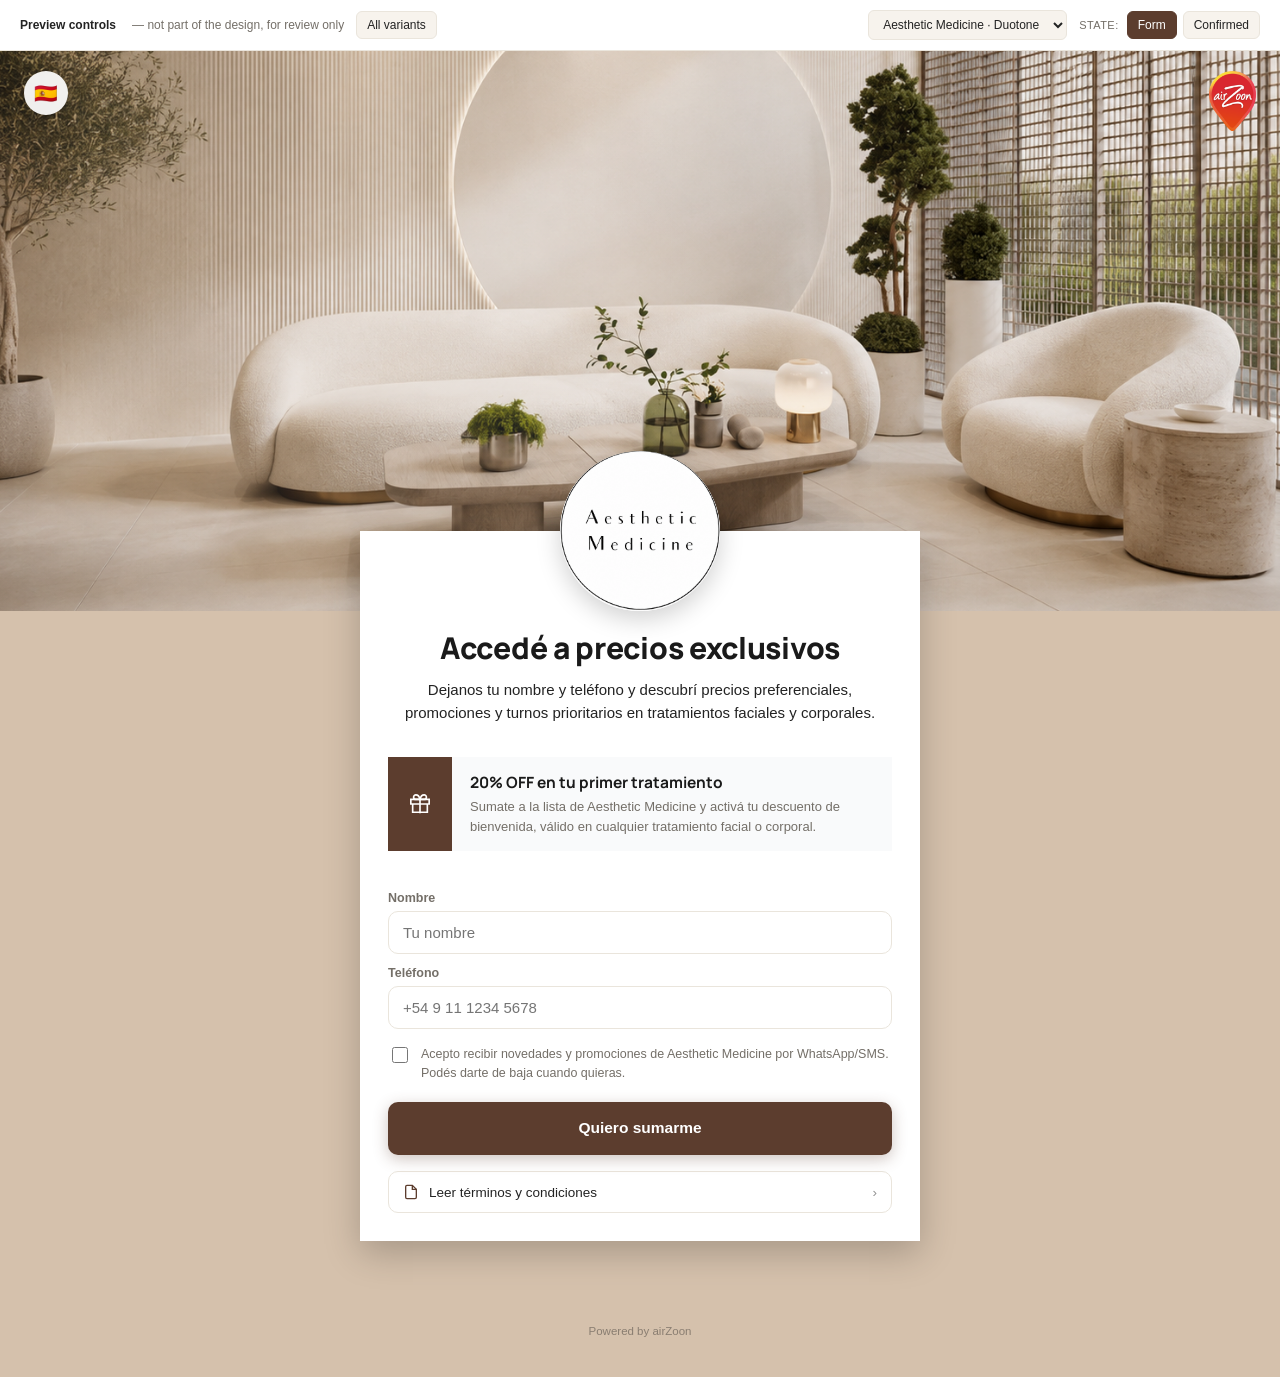
<file: variants/variant-spa-duotone.html>
<!DOCTYPE html>
<html lang="es">
<head>
<meta charset="UTF-8">
<meta name="viewport" content="width=device-width, initial-scale=1.0">
<title>airZoon — Campaign Page · Aesthetic Medicine (Duotone)</title>
<link rel="preconnect" href="https://fonts.googleapis.com">
<link rel="preconnect" href="https://fonts.gstatic.com" crossorigin>
<link href="https://fonts.googleapis.com/css2?family=Manrope:wght@500;700;800&display=swap" rel="stylesheet">
<link rel="stylesheet" href="../shared/tokens.css?v=1">
<style>
  /* ---- Aesthetic Medicine — spa/clinic remix, "Duotone" incentive ----
     Same visual identity as the "Note" spa variant (solid warm-clay
     background, zoomed lounge photo, zoomed circular wordmark, chocolate
     accent), with the incentive block swapped to the flat duotone strip
     instead of the rotated tinted card.

     The incentive itself is also a different campaign angle, not just a
     different box: "Note" led with a free skin consultation (low
     commitment, consultative). This one leads with a first-visit
     discount instead (immediate, transactional) — a real med-spa would
     plausibly run either as its own acquisition campaign, and % off is
     the more universally-understood offer of the two, better suited to
     an audience already comparing prices between clinics. */
  :root{
    --text-color: #232323;
    --primary-color: #5C3D2E;
    --headline-color: #1A1A1A;
    --headline-font-family: 'Manrope', -apple-system, BlinkMacSystemFont, sans-serif;
    --card-background-color: #FFFFFF;
    --block-border-radius: 0px;
    --element-border-radius: 10px;

    --cta-button-bg: #5C3D2E;
    --cta-button-radius: 10px;
    --cta-button-font-weight: 700;

    --surface-muted: #F7F3ED;
    --border: #EAE5DC;
    --text-muted: #746F68;

    --hero-h: 560px;
    --badge-d: 160px;
    --card-overlap: 80px;
    --card-pad-top: 96px;
  }

  /* Solid warm-clay page background, no texture image behind it. */
  body{ background: #D5C1AC; }
  .az-powered-by{ color: rgba(26,26,26,.4); }

  .az-hero-photo{
    height: var(--hero-h);
    background: url('../assets/banner-spa.png') center 85% / auto 145% no-repeat;
  }

  .az-logo-wrap{
    position:absolute; top: calc(-1 * var(--badge-d) / 2); left:50%; transform:translateX(-50%);
    z-index:3;
  }
  .az-logo-badge{
    width:var(--badge-d); height:var(--badge-d); overflow:hidden; padding:0; background:#fff; border:none;
    box-shadow: 0 8px 24px rgba(0,0,0,.18);
  }
  .az-logo-badge img{ width:100%; height:100%; object-fit:cover; display:block; transform: scale(1.35); }

  .signup-stack{ max-width: 600px; margin: 0 auto; padding: 0 20px 48px; }

  /* .az-cell:first-child in tokens.css (0,2,0) beats a plain single class
     (0,1,0) and zeroes the overlap margin — match it with two classes. */
  .signup-stack .signup-card-primary{ margin-top: calc(-1 * var(--card-overlap)); position:relative; z-index:2; }
  .signup-card-primary .az-card{
    position:relative;
    box-shadow: 0 12px 34px rgba(0,0,0,.22);
    padding-top: var(--card-pad-top);
  }

  @media (max-width: 820px){
    :root{
      --hero-h: 400px;
      --badge-d: 110px;
      --card-overlap: 45px;
      --card-pad-top: 72px;
    }
  }

  .signup-title{ font-size:30px; font-weight:800; letter-spacing:-0.01em; text-align:center; margin:0 0 10px; }
  .signup-desc{ text-align:center; font-size:15px; line-height:1.55; color: var(--text-color); margin:0 0 20px; }

  /* ---- Incentive — duotone stripe. Hard-edged, no radius, no shadow: a
     flat two-tone strip (brand chocolate / #F9FAFB) matching the page's
     own sharp-cornered vocabulary rather than a soft card. ---- */
  .incentive-card{
    display:grid; grid-template-columns: auto 1fr; align-items:stretch;
    margin: 32px 0 40px; text-align:left;
  }
  .incentive-icon-wrap{
    grid-column:1; grid-row:1 / span 2;
    display:flex; align-items:center; justify-content:center; flex-shrink:0;
    background: var(--primary-color); color:#fff;
    width:64px; padding: 0 12px;
  }
  .incentive-icon{ width:22px; height:22px; }
  .incentive-title{
    grid-column:2; grid-row:1;
    background: #F9FAFB; color: var(--headline-color);
    font-family: var(--headline-font-family); font-weight:700;
    font-size:15.5px; margin:0; padding:14px 18px 4px;
  }
  .incentive-desc{
    grid-column:2; grid-row:2;
    background: #F9FAFB; color: var(--text-muted);
    line-height:1.55; font-size:13px; margin:0; padding:0 18px 14px;
  }
  .incentive-desc strong{ color: var(--text-color); font-weight:600; }

  /* ---- Lead-gen form — mirrors the real .free-access-auth pattern
     (leadgen-field-wrapper + lead-consent-checkboxes) confirmed on live
     splash pages, repurposed for affiliation instead of WiFi access. ---- */
  .leadgen-field-wrapper{ display:flex; flex-direction:column; gap:12px; margin-bottom:16px; }
  .leadgen-field{ display:flex; flex-direction:column; gap:6px; }
  .leadgen-field label{ font-size:12.5px; font-weight:600; color: var(--text-muted); }
  .leadgen-field input{
    font-family: var(--font-body); font-size:15px; color: var(--text-color);
    padding: 12px 14px; border-radius: var(--element-border-radius);
    border: 1.5px solid var(--border); background:#fff;
  }
  .leadgen-field input:focus{ outline:none; border-color: var(--primary-color); }

  .lead-consent-checkboxes{ margin-bottom:20px; }
  .lead-consent-checkboxes label{
    display:flex; align-items:flex-start; gap:10px;
    font-size:12.5px; line-height:1.5; color: var(--text-muted); cursor:pointer;
  }
  .lead-consent-checkboxes input[type="checkbox"]{
    margin-top:2px; width:16px; height:16px; flex-shrink:0; accent-color: var(--primary-color);
  }
  .signup-submit-list{ display:flex; flex-direction:column; gap:10px; }

  /* ---- Confirmation panel — replaces the form after submit; the
     incentive block repeats here so it doubles as a visual receipt the
     guest can show at check-in, no backend needed for this mockup. ---- */
  .signup-confirm{ text-align:center; }
  .signup-confirm .signup-title{ margin-bottom:16px; }
  .signup-confirm .signup-desc{ margin-bottom:32px; }

  [data-state-panel]{ display:block; }
  .splash-page-container[data-state="form"] [data-state-panel="confirmed"]{ display:none; }
  .splash-page-container[data-state="confirmed"] [data-state-panel="form"]{ display:none; }

  /* ---- Top controls: language switcher (left) + airZoon mark (right) ---- */
  .az-cell--controls{ justify-content:space-between; align-items:flex-start; }
  .az-logo-mark{ height:60px; width:auto; display:block; }

  .az-lang-wrap{ position:relative; }
  .az-lang{
    width:44px; height:44px; border-radius:50%;
    background: rgba(255,255,255,.92); backdrop-filter: blur(4px);
    border:none; cursor:pointer; font-size:19px; padding:0;
    display:flex; align-items:center; justify-content:center;
    box-shadow: 0 2px 10px rgba(0,0,0,.12);
  }
  .az-lang-dropdown{
    position:absolute; top:52px; left:0; z-index:10;
    background:#fff; border-radius:12px; box-shadow: 0 10px 30px rgba(0,0,0,.18);
    padding:6px; min-width:168px;
  }
  .az-lang-dropdown[hidden]{ display:none; }
  .az-lang-option{
    display:flex; align-items:center; gap:10px; width:100%;
    padding:9px 10px; border:none; background:none; cursor:pointer;
    border-radius:8px; font-size:14px; color:#232323; text-align:left;
    font-family: var(--font-body);
  }
  .az-lang-option:hover{ background: var(--surface-muted); }
  .az-lang-option .flag{ font-size:16px; }
  .az-lang-option .check{ margin-left:auto; color: var(--primary-color); font-weight:700; opacity:0; }
  .az-lang-option[aria-selected="true"] .check{ opacity:1; }
</style>
</head>
<body>

<div class="preview-bar">
  <strong>Preview controls</strong><span>— not part of the design, for review only</span>
  <a class="button-link" href="index.html">All variants</a>
  <div class="spacer"></div>
  <div class="group" role="group" aria-label="Variant">
    <select id="variant-nav" aria-label="Switch variant">
      <option value="variant-100montaditos-duotone.html">100 Montaditos · Duotone</option>
      <option value="variant-100montaditos-note.html">100 Montaditos · Note</option>
      <option value="variant-spa-duotone.html" selected>Aesthetic Medicine · Duotone</option>
      <option value="variant-spa-note.html">Aesthetic Medicine · Note</option>
    </select>
  </div>
  <div class="group" role="group" aria-label="State">
    <span class="group-label">State:</span>
    <button data-state="form" aria-pressed="true">Form</button>
    <button data-state="confirmed" aria-pressed="false">Confirmed</button>
  </div>
</div>

<div class="splash-page-container" data-state="form">

  <div class="az-cell--controls">
    <div class="az-lang-wrap">
      <button class="az-lang" id="lang-trigger" aria-haspopup="listbox" aria-expanded="false">🇪🇸</button>
      <div class="az-lang-dropdown" id="lang-dropdown" role="listbox" hidden>
        <button class="az-lang-option" role="option" aria-selected="true"><span class="flag">🇪🇸</span> Español <span class="check">✓</span></button>
        <button class="az-lang-option" role="option" aria-selected="false"><span class="flag">🇬🇧</span> English <span class="check">✓</span></button>
        <button class="az-lang-option" role="option" aria-selected="false"><span class="flag">🇫🇷</span> Français <span class="check">✓</span></button>
        <button class="az-lang-option" role="option" aria-selected="false"><span class="flag">🇩🇪</span> Deutsch <span class="check">✓</span></button>
      </div>
    </div>
    <img class="az-logo-mark" src="../assets/airzoon-pin-mark.png" alt="airZoon">
  </div>

  <div class="az-hero-photo"></div>

  <div class="signup-stack">

    <div class="az-cell az-cell--affiliation signup-card-primary">
      <div class="az-card">

        <div class="az-logo-wrap">
          <div class="az-logo-badge">
            <img src="../assets/Aesthetic-Medicine-logo.png" alt="Aesthetic Medicine">
          </div>
        </div>

        <!-- ---- FORM PANEL ---- -->
        <div data-state-panel="form">

          <!-- Headline — first is live, the other two are reviewable
               alternatives, commented. Pricing/value framing this time,
               vs. the "VIP list" framing used on the Note variant. -->
          <h2 class="signup-title">Accedé a precios exclusivos</h2>
          <!-- <h2 class="signup-title">Sumate y ahorrá en tu primera visita</h2> -->
          <!-- <h2 class="signup-title">Beneficios exclusivos para socios</h2> -->

          <p class="signup-desc">Dejanos tu nombre y teléfono y descubrí precios preferenciales, promociones y turnos prioritarios en tratamientos faciales y corporales.</p>

          <div class="incentive-card">
            <span class="incentive-icon-wrap">
              <svg class="incentive-icon" viewBox="0 0 24 24" fill="none" stroke="currentColor" stroke-width="1.8"><path d="M20 12v9H4v-9"/><path d="M2 7h20v5H2z"/><path d="M12 22V7"/><path d="M12 7H7.5a2.5 2.5 0 0 1 0-5C11 2 12 7 12 7z"/><path d="M12 7h4.5a2.5 2.5 0 0 0 0-5C13 2 12 7 12 7z"/></svg>
            </span>
            <h3 class="incentive-title">20% OFF en tu primer tratamiento</h3>
            <p class="incentive-desc">Sumate a la lista de Aesthetic Medicine y activá tu descuento de bienvenida, válido en cualquier tratamiento facial o corporal.</p>
          </div>

          <form id="signup-form">
            <div class="leadgen-field-wrapper">
              <div class="leadgen-field">
                <label for="field-name">Nombre</label>
                <input id="field-name" type="text" name="name" placeholder="Tu nombre" required>
              </div>
              <div class="leadgen-field">
                <label for="field-phone">Teléfono</label>
                <input id="field-phone" type="tel" name="phone" placeholder="+54 9 11 1234 5678" required>
              </div>
            </div>

            <div class="lead-consent-checkboxes">
              <label>
                <input type="checkbox" name="consent" required>
                <span>
                  Acepto recibir novedades y promociones de Aesthetic Medicine por WhatsApp/SMS. Podés darte de baja cuando quieras.
                </span>
              </label>
            </div>

            <div class="signup-submit-list">
              <button type="submit" class="cta-button">
                <span class="cta-main">Quiero sumarme</span>
              </button>
            </div>
          </form>

          <a class="az-terms-link" href="#">
            <svg viewBox="0 0 24 24" fill="none" stroke="currentColor" stroke-width="2"><path d="M14 2H6a2 2 0 0 0-2 2v16a2 2 0 0 0 2 2h12a2 2 0 0 0 2-2V8z"/><path d="M14 2v6h6"/></svg>
            Leer términos y condiciones
            <span class="chev">›</span>
          </a>
        </div>

        <!-- ---- CONFIRMATION PANEL ---- -->
        <div data-state-panel="confirmed" class="signup-confirm">
          <h2 class="signup-title">¡Listo, <span id="confirm-name">[Nombre]</span>!</h2>
          <p class="signup-desc">Ya tenés acceso a precios exclusivos de Aesthetic Medicine. Te avisamos por WhatsApp/SMS de cada promoción y turno disponible.</p>

          <div class="incentive-card">
            <span class="incentive-icon-wrap">
              <svg class="incentive-icon" viewBox="0 0 24 24" fill="none" stroke="currentColor" stroke-width="2.5"><path d="M20 6 9 17l-5-5"/></svg>
            </span>
            <h3 class="incentive-title">Tu descuento de bienvenida ya está activo</h3>
            <p class="incentive-desc">Mostrá esta pantalla en tu próxima visita para tu <strong>20% OFF</strong> en tratamientos faciales o corporales.</p>
          </div>
        </div>

      </div>
    </div>

  </div>

  <p class="az-powered-by">Powered by airZoon</p>

</div>

<script src="../shared/preview-bar.js"></script>
<script>
  document.addEventListener("DOMContentLoaded", function(){
    var container = document.querySelector(".splash-page-container");

    var langTrigger = document.getElementById("lang-trigger");
    var langDropdown = document.getElementById("lang-dropdown");
    langTrigger.addEventListener("click", function(e){
      e.stopPropagation();
      var isOpen = !langDropdown.hasAttribute("hidden");
      if (isOpen) { langDropdown.setAttribute("hidden",""); langTrigger.setAttribute("aria-expanded","false"); }
      else { langDropdown.removeAttribute("hidden"); langTrigger.setAttribute("aria-expanded","true"); }
    });
    document.querySelectorAll(".az-lang-option").forEach(function(opt){
      opt.addEventListener("click", function(){
        document.querySelectorAll(".az-lang-option").forEach(function(o){ o.setAttribute("aria-selected","false"); });
        opt.setAttribute("aria-selected","true");
        langTrigger.textContent = opt.querySelector(".flag").textContent;
        langDropdown.setAttribute("hidden","");
        langTrigger.setAttribute("aria-expanded","false");
      });
    });
    document.addEventListener("click", function(){
      langDropdown.setAttribute("hidden","");
      langTrigger.setAttribute("aria-expanded","false");
    });

    /* Real form submit is also wired to the same state toggle the preview
       bar uses, so clicking "Quiero sumarme" demos the confirmation panel
       directly, and reflects the typed name back in the confirmation copy. */
    var form = document.getElementById("signup-form");
    var confirmName = document.getElementById("confirm-name");
    var stateButtons = document.querySelectorAll(".preview-bar [data-state]");
    form.addEventListener("submit", function(e){
      e.preventDefault();
      var name = document.getElementById("field-name").value.trim();
      confirmName.textContent = name || "[Nombre]";
      container.setAttribute("data-state", "confirmed");
      stateButtons.forEach(function(b){
        b.setAttribute("aria-pressed", b.getAttribute("data-state") === "confirmed" ? "true" : "false");
      });
    });
  });
</script>

</body>
</html>
</file>
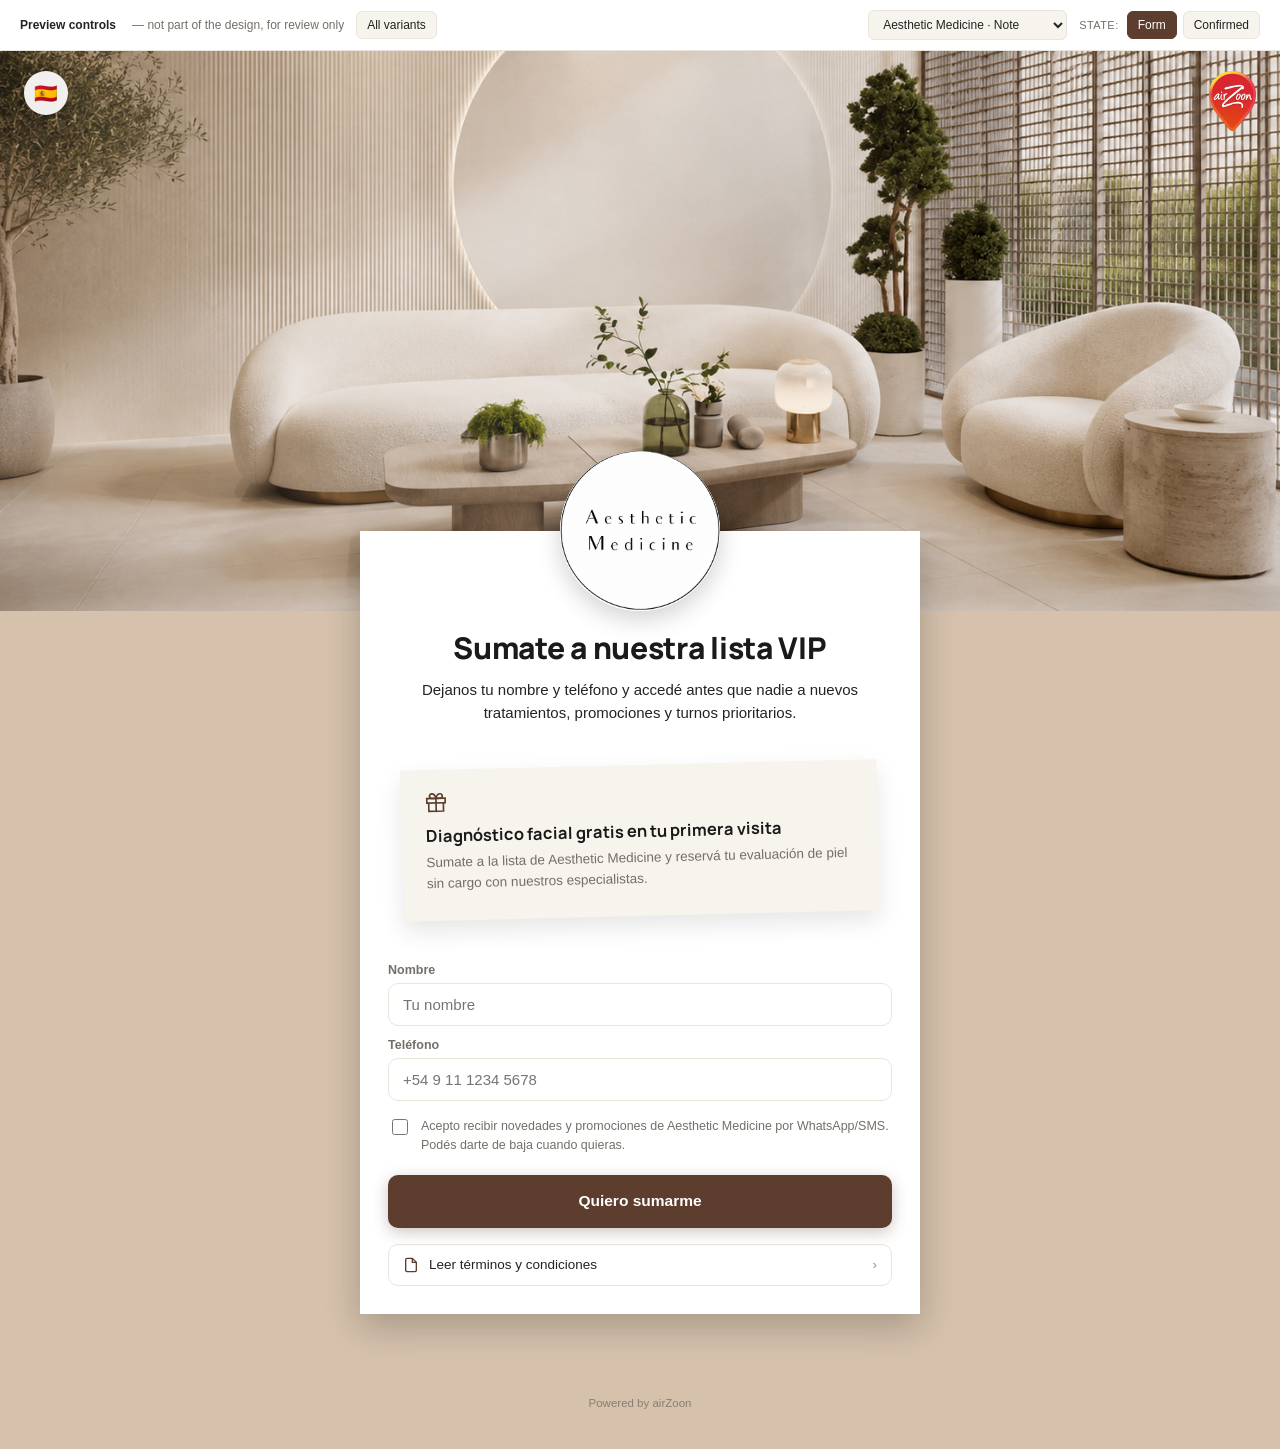
<file: variants/variant-spa-note.html>
<!DOCTYPE html>
<html lang="es">
<head>
<meta charset="UTF-8">
<meta name="viewport" content="width=device-width, initial-scale=1.0">
<title>airZoon — Campaign Page · Aesthetic Medicine (Spa)</title>
<link rel="preconnect" href="https://fonts.googleapis.com">
<link rel="preconnect" href="https://fonts.gstatic.com" crossorigin>
<link href="https://fonts.googleapis.com/css2?family=Manrope:wght@500;700;800&display=swap" rel="stylesheet">
<link rel="stylesheet" href="../shared/tokens.css?v=1">
<style>
  /* ---- Aesthetic Medicine — spa/clinic remix of the "Note" variant ----
     Same hero + mounted-card + logo-badge shell, restyled for a calmer,
     premium med-spa brand: solid warm-clay page background instead of
     the 100 Montaditos textured photo background, the client's own
     circular wordmark instead of the montaditos logo, and a real lounge
     photo (assets/banner-spa.png) instead of the tapas-bar hero. Copy
     rewritten for the brand shown — the montaditos-specific copy
     ("3 montaditos gratis") would have been a glaring mismatch here, so
     the incentive was reworked around what a med-spa actually offers a
     first-time lead: a free skin consultation, not a food reward. */
  :root{
    --text-color: #232323;
    /* Chocolate brown replaces the montaditos red as this brand's accent
       — drives the CTA background, the gift/check incentive icons, the
       terms-link icon, the checkbox tick, and the input focus ring, so
       the whole page reads as one consistent accent instead of a mix. */
    --primary-color: #5C3D2E;
    --headline-color: #1A1A1A;
    --headline-font-family: 'Manrope', -apple-system, BlinkMacSystemFont, sans-serif;
    --card-background-color: #FFFFFF;
    --block-border-radius: 0px;
    --element-border-radius: 10px;

    --cta-button-bg: #5C3D2E;
    --cta-button-radius: 10px;
    --cta-button-font-weight: 700;

    --surface-muted: #F7F3ED;
    --border: #EAE5DC;
    --text-muted: #746F68;

    --hero-h: 560px;
    --badge-d: 160px;
    --card-overlap: 80px;
    --card-pad-top: 96px;
  }

  /* Solid warm-clay page background, no texture image behind it. */
  body{ background: #D5C1AC; }

  /* Was rgba(255,255,255,.4) for the dark montaditos background — a
     light body needs dark, low-opacity text instead or it disappears. */
  .az-powered-by{ color: rgba(26,26,26,.4); }

  /* No baked-in text on this photo (unlike the montaditos banner), so no
     need for the two-tier height-zoom formula used elsewhere to dodge a
     headline printed on the image — just a single height-based zoom,
     positioned low to favor the sofa/coffee-table area over the ceiling. */
  .az-hero-photo{
    height: var(--hero-h);
    background: url('../assets/banner-spa.png') center 85% / auto 145% no-repeat;
  }

  .az-logo-wrap{
    position:absolute; top: calc(-1 * var(--badge-d) / 2); left:50%; transform:translateX(-50%);
    z-index:3;
  }
  .az-logo-badge{
    width:var(--badge-d); height:var(--badge-d); overflow:hidden; padding:0; background:#fff; border:none;
    box-shadow: 0 8px 24px rgba(0,0,0,.18);
  }
  /* The source file has heavy white padding around the actual circular
     wordmark (it isn't cropped to the circle itself), so a plain
     object-fit:cover shows that white margin as a ring inside the badge.
     Scaling the image up crops that margin off, leaving the wordmark
     itself filling the badge. */
  .az-logo-badge img{ width:100%; height:100%; object-fit:cover; display:block; transform: scale(1.35); }

  .signup-stack{ max-width: 600px; margin: 0 auto; padding: 0 20px 48px; }

  /* .az-cell:first-child in tokens.css (0,2,0) beats a plain single class
     (0,1,0) and zeroes the overlap margin — match it with two classes. */
  .signup-stack .signup-card-primary{ margin-top: calc(-1 * var(--card-overlap)); position:relative; z-index:2; }
  .signup-card-primary .az-card{
    position:relative;
    box-shadow: 0 12px 34px rgba(0,0,0,.22);
    padding-top: var(--card-pad-top);
  }

  @media (max-width: 820px){
    :root{
      --hero-h: 400px;
      --badge-d: 110px;
      --card-overlap: 45px;
      --card-pad-top: 72px;
    }
  }

  .signup-title{ font-size:30px; font-weight:800; letter-spacing:-0.01em; text-align:center; margin:0 0 10px; }
  .signup-desc{ text-align:center; font-size:15px; line-height:1.55; color: var(--text-color); margin:0 0 20px; }

  /* ---- Incentive — plain rotated, tinted "note" card with a soft
     shadow. No fold, tape, torn edge, or pin on top of it. ---- */
  .incentive-card{
    text-align:left;
    background: var(--surface-muted, #F7F3ED);
    padding: 22px 24px 26px;
    margin: 40px 14px 48px;
    transform: rotate(-1.4deg);
    box-shadow: 0 10px 24px rgba(0,0,0,.10);
  }
  .incentive-icon-wrap{
    display:flex; align-items:center; justify-content:center; flex-shrink:0;
    width:22px; height:22px; color: var(--primary-color); margin-bottom:10px;
  }
  .incentive-icon{ width:22px; height:22px; }
  .incentive-title{
    font-family: var(--headline-font-family); font-weight:700; color: var(--headline-color);
    font-size:16.5px; margin:0 0 6px;
  }
  .incentive-desc{ line-height:1.55; color: var(--text-muted); font-size:13.5px; margin:0; }
  .incentive-desc strong{ color: var(--text-color); font-weight:600; }

  /* ---- Lead-gen form — mirrors the real .free-access-auth pattern
     (leadgen-field-wrapper + lead-consent-checkboxes) confirmed on live
     splash pages, repurposed for affiliation instead of WiFi access. ---- */
  .leadgen-field-wrapper{ display:flex; flex-direction:column; gap:12px; margin-bottom:16px; }
  .leadgen-field{ display:flex; flex-direction:column; gap:6px; }
  .leadgen-field label{ font-size:12.5px; font-weight:600; color: var(--text-muted); }
  .leadgen-field input{
    font-family: var(--font-body); font-size:15px; color: var(--text-color);
    padding: 12px 14px; border-radius: var(--element-border-radius);
    border: 1.5px solid var(--border); background:#fff;
  }
  .leadgen-field input:focus{ outline:none; border-color: var(--primary-color); }

  .lead-consent-checkboxes{ margin-bottom:20px; }
  .lead-consent-checkboxes label{
    display:flex; align-items:flex-start; gap:10px;
    font-size:12.5px; line-height:1.5; color: var(--text-muted); cursor:pointer;
  }
  .lead-consent-checkboxes input[type="checkbox"]{
    margin-top:2px; width:16px; height:16px; flex-shrink:0; accent-color: var(--primary-color);
  }
  .signup-submit-list{ display:flex; flex-direction:column; gap:10px; }

  /* ---- Confirmation panel — replaces the form after submit; the
     incentive block repeats here so it doubles as a visual receipt the
     guest can show at check-in, no backend needed for this mockup. ---- */
  .signup-confirm{ text-align:center; }
  .signup-confirm .signup-title{ margin-bottom:16px; }
  .signup-confirm .signup-desc{ margin-bottom:32px; }

  [data-state-panel]{ display:block; }
  .splash-page-container[data-state="form"] [data-state-panel="confirmed"]{ display:none; }
  .splash-page-container[data-state="confirmed"] [data-state-panel="form"]{ display:none; }

  /* ---- Top controls: language switcher (left) + airZoon mark (right) ---- */
  .az-cell--controls{ justify-content:space-between; align-items:flex-start; }
  .az-logo-mark{ height:60px; width:auto; display:block; }

  .az-lang-wrap{ position:relative; }
  .az-lang{
    width:44px; height:44px; border-radius:50%;
    background: rgba(255,255,255,.92); backdrop-filter: blur(4px);
    border:none; cursor:pointer; font-size:19px; padding:0;
    display:flex; align-items:center; justify-content:center;
    box-shadow: 0 2px 10px rgba(0,0,0,.12);
  }
  .az-lang-dropdown{
    position:absolute; top:52px; left:0; z-index:10;
    background:#fff; border-radius:12px; box-shadow: 0 10px 30px rgba(0,0,0,.18);
    padding:6px; min-width:168px;
  }
  .az-lang-dropdown[hidden]{ display:none; }
  .az-lang-option{
    display:flex; align-items:center; gap:10px; width:100%;
    padding:9px 10px; border:none; background:none; cursor:pointer;
    border-radius:8px; font-size:14px; color:#232323; text-align:left;
    font-family: var(--font-body);
  }
  .az-lang-option:hover{ background: var(--surface-muted); }
  .az-lang-option .flag{ font-size:16px; }
  .az-lang-option .check{ margin-left:auto; color: var(--primary-color); font-weight:700; opacity:0; }
  .az-lang-option[aria-selected="true"] .check{ opacity:1; }
</style>
</head>
<body>

<div class="preview-bar">
  <strong>Preview controls</strong><span>— not part of the design, for review only</span>
  <a class="button-link" href="index.html">All variants</a>
  <div class="spacer"></div>
  <div class="group" role="group" aria-label="Variant">
    <select id="variant-nav" aria-label="Switch variant">
      <option value="variant-100montaditos-duotone.html">100 Montaditos · Duotone</option>
      <option value="variant-100montaditos-note.html">100 Montaditos · Note</option>
      <option value="variant-spa-duotone.html">Aesthetic Medicine · Duotone</option>
      <option value="variant-spa-note.html" selected>Aesthetic Medicine · Note</option>
    </select>
  </div>
  <div class="group" role="group" aria-label="State">
    <span class="group-label">State:</span>
    <button data-state="form" aria-pressed="true">Form</button>
    <button data-state="confirmed" aria-pressed="false">Confirmed</button>
  </div>
</div>

<div class="splash-page-container" data-state="form">

  <div class="az-cell--controls">
    <div class="az-lang-wrap">
      <button class="az-lang" id="lang-trigger" aria-haspopup="listbox" aria-expanded="false">🇪🇸</button>
      <div class="az-lang-dropdown" id="lang-dropdown" role="listbox" hidden>
        <button class="az-lang-option" role="option" aria-selected="true"><span class="flag">🇪🇸</span> Español <span class="check">✓</span></button>
        <button class="az-lang-option" role="option" aria-selected="false"><span class="flag">🇬🇧</span> English <span class="check">✓</span></button>
        <button class="az-lang-option" role="option" aria-selected="false"><span class="flag">🇫🇷</span> Français <span class="check">✓</span></button>
        <button class="az-lang-option" role="option" aria-selected="false"><span class="flag">🇩🇪</span> Deutsch <span class="check">✓</span></button>
      </div>
    </div>
    <img class="az-logo-mark" src="../assets/airzoon-pin-mark.png" alt="airZoon">
  </div>

  <div class="az-hero-photo"></div>

  <div class="signup-stack">

    <div class="az-cell az-cell--affiliation signup-card-primary">
      <div class="az-card">

        <div class="az-logo-wrap">
          <div class="az-logo-badge">
            <img src="../assets/Aesthetic-Medicine-logo.png" alt="Aesthetic Medicine">
          </div>
        </div>

        <!-- ---- FORM PANEL ---- -->
        <div data-state-panel="form">

          <!-- Headline — first is live, the other two are reviewable
               alternatives, commented. -->
          <h2 class="signup-title">Sumate a nuestra lista VIP</h2>
          <!-- <h2 class="signup-title">Accedé antes que nadie</h2> -->
          <!-- <h2 class="signup-title">Reservá tu diagnóstico gratis</h2> -->

          <p class="signup-desc">Dejanos tu nombre y teléfono y accedé antes que nadie a nuevos tratamientos, promociones y turnos prioritarios.</p>

          <div class="incentive-card">
            <span class="incentive-icon-wrap">
              <svg class="incentive-icon" viewBox="0 0 24 24" fill="none" stroke="currentColor" stroke-width="1.8"><path d="M20 12v9H4v-9"/><path d="M2 7h20v5H2z"/><path d="M12 22V7"/><path d="M12 7H7.5a2.5 2.5 0 0 1 0-5C11 2 12 7 12 7z"/><path d="M12 7h4.5a2.5 2.5 0 0 0 0-5C13 2 12 7 12 7z"/></svg>
            </span>
            <h3 class="incentive-title">Diagnóstico facial gratis en tu primera visita</h3>
            <p class="incentive-desc">Sumate a la lista de Aesthetic Medicine y reservá tu evaluación de piel sin cargo con nuestros especialistas.</p>
          </div>

          <form id="signup-form">
            <div class="leadgen-field-wrapper">
              <div class="leadgen-field">
                <label for="field-name">Nombre</label>
                <input id="field-name" type="text" name="name" placeholder="Tu nombre" required>
              </div>
              <div class="leadgen-field">
                <label for="field-phone">Teléfono</label>
                <input id="field-phone" type="tel" name="phone" placeholder="+54 9 11 1234 5678" required>
              </div>
            </div>

            <div class="lead-consent-checkboxes">
              <label>
                <input type="checkbox" name="consent" required>
                <span>
                  Acepto recibir novedades y promociones de Aesthetic Medicine por WhatsApp/SMS. Podés darte de baja cuando quieras.
                </span>
              </label>
            </div>

            <div class="signup-submit-list">
              <button type="submit" class="cta-button">
                <span class="cta-main">Quiero sumarme</span>
              </button>
            </div>
          </form>

          <a class="az-terms-link" href="#">
            <svg viewBox="0 0 24 24" fill="none" stroke="currentColor" stroke-width="2"><path d="M14 2H6a2 2 0 0 0-2 2v16a2 2 0 0 0 2 2h12a2 2 0 0 0 2-2V8z"/><path d="M14 2v6h6"/></svg>
            Leer términos y condiciones
            <span class="chev">›</span>
          </a>
        </div>

        <!-- ---- CONFIRMATION PANEL ---- -->
        <div data-state-panel="confirmed" class="signup-confirm">
          <h2 class="signup-title">¡Listo, <span id="confirm-name">[Nombre]</span>!</h2>
          <p class="signup-desc">Ya sos parte de la lista VIP de Aesthetic Medicine. Te avisamos por WhatsApp/SMS de cada novedad y turno disponible.</p>

          <div class="incentive-card">
            <span class="incentive-icon-wrap">
              <svg class="incentive-icon" viewBox="0 0 24 24" fill="none" stroke="currentColor" stroke-width="2.5"><path d="M20 6 9 17l-5-5"/></svg>
            </span>
            <h3 class="incentive-title">Tu diagnóstico gratis ya está reservado</h3>
            <p class="incentive-desc">Mostrá esta pantalla al llegar a tu turno para tu <strong>diagnóstico facial sin cargo</strong>.</p>
          </div>
        </div>

      </div>
    </div>

  </div>

  <p class="az-powered-by">Powered by airZoon</p>

</div>

<script src="../shared/preview-bar.js"></script>
<script>
  document.addEventListener("DOMContentLoaded", function(){
    var container = document.querySelector(".splash-page-container");

    var langTrigger = document.getElementById("lang-trigger");
    var langDropdown = document.getElementById("lang-dropdown");
    langTrigger.addEventListener("click", function(e){
      e.stopPropagation();
      var isOpen = !langDropdown.hasAttribute("hidden");
      if (isOpen) { langDropdown.setAttribute("hidden",""); langTrigger.setAttribute("aria-expanded","false"); }
      else { langDropdown.removeAttribute("hidden"); langTrigger.setAttribute("aria-expanded","true"); }
    });
    document.querySelectorAll(".az-lang-option").forEach(function(opt){
      opt.addEventListener("click", function(){
        document.querySelectorAll(".az-lang-option").forEach(function(o){ o.setAttribute("aria-selected","false"); });
        opt.setAttribute("aria-selected","true");
        langTrigger.textContent = opt.querySelector(".flag").textContent;
        langDropdown.setAttribute("hidden","");
        langTrigger.setAttribute("aria-expanded","false");
      });
    });
    document.addEventListener("click", function(){
      langDropdown.setAttribute("hidden","");
      langTrigger.setAttribute("aria-expanded","false");
    });

    /* Real form submit is also wired to the same state toggle the preview
       bar uses, so clicking "Quiero sumarme" demos the confirmation panel
       directly, and reflects the typed name back in the confirmation copy. */
    var form = document.getElementById("signup-form");
    var confirmName = document.getElementById("confirm-name");
    var stateButtons = document.querySelectorAll(".preview-bar [data-state]");
    form.addEventListener("submit", function(e){
      e.preventDefault();
      var name = document.getElementById("field-name").value.trim();
      confirmName.textContent = name || "[Nombre]";
      container.setAttribute("data-state", "confirmed");
      stateButtons.forEach(function(b){
        b.setAttribute("aria-pressed", b.getAttribute("data-state") === "confirmed" ? "true" : "false");
      });
    });
  });
</script>

</body>
</html>
</file>
<file: shared/tokens.css>
/* ==========================================================================
   airZoon Offer Page — shared design tokens
   These variables mirror the real per-client theming variables confirmed by
   inspecting live splash pages (new.airzoon.pro/sp/...) on 2026-08-19:
     --primary-color, --text-color, --headline-color, --card-background-color,
     --headline-font-family, --block-border-radius, --element-border-radius,
     --block-padding
   plus a --cta-button-* set mirroring the real --auth-button-* tokens used
   on the WiFi "Connect" button, so the offer CTA reuses the exact same
   theming mechanism instead of inventing a new one.
   In production these would be set per-client from Payload, the same way
   .splash-page-container is themed today. Here they're set once so every
   variant stays visually consistent — swap this block to reskin all 4.
   ========================================================================== */

:root{
  /* ---- Per-client theme (placeholder brand: "Panadería Aurora") ---- */
  --text-color: #4A3F35;
  --primary-color: #B5651D;
  --headline-color: #7A4A22;
  --headline-font-family: 'Fraunces', Georgia, 'Times New Roman', serif;
  --card-background-color: #FFFFFF;
  --block-border-radius: 14px;
  --element-border-radius: 10px;
  --block-padding: 28px;

  --cta-button-bg: #B5651D;
  --cta-button-color: #FFFFFF;
  --cta-button-radius: 70px;
  --cta-button-border: none;
  --cta-button-font-weight: 600;
  --cta-button-padding-y: 16px;
  --cta-button-padding-x: 26px;

  /* ---- Neutral chrome (not client-themed — shared app shell) ---- */
  --page-bg: #EDE6DC;
  --surface-muted: #F7F3ED;
  --border: #E7DFD3;
  --text-muted: #8A7C6C;
  --success: #2F9E5B;
  --danger: #C23217;

  --font-body: -apple-system, BlinkMacSystemFont, "Segoe UI", Roboto, Helvetica, Arial, sans-serif;
}

*{ box-sizing: border-box; }
html, body{ height:100%; }
body{
  margin:0;
  background: var(--page-bg);
  color: var(--text-color);
  font-family: var(--font-body);
  -webkit-font-smoothing: antialiased;
}
h1, h2, h3{
  font-family: var(--headline-font-family);
  color: var(--headline-color);
  margin: 0;
}
img{ max-width:100%; display:block; }

/* ---- Dev-only preview bar — strip before real handoff ---- */
.preview-bar{
  position: sticky; top:0; z-index: 50;
  display:flex; align-items:center; gap:12px; flex-wrap:wrap;
  padding: 10px 20px;
  background: #fff;
  border-bottom: 1px solid var(--border);
  font-size: 12px; color: var(--text-muted);
  font-family: var(--font-body);
}
.preview-bar strong{ color: var(--text-color); font-weight: 600; margin-right:4px; }
.preview-bar .group{ display:flex; gap:6px; flex-wrap:wrap; align-items:center; }
.preview-bar .group-label{ font-size:11px; text-transform:uppercase; letter-spacing:.04em; color:var(--text-muted); margin-right:2px; }
.preview-bar select,
.preview-bar button{
  font-size: 12px; padding: 6px 10px; border-radius: 6px;
  border: 1px solid var(--border); background: var(--surface-muted);
  color: var(--text-color); cursor:pointer; font-family:inherit;
}
.preview-bar a.button-link{
  font-size: 12px; padding: 6px 10px; border-radius: 6px;
  border: 1px solid var(--border); background: var(--surface-muted);
  color: var(--text-color); text-decoration:none;
}
.preview-bar a.button-link.is-current,
.preview-bar button[aria-pressed="true"]{
  background: var(--primary-color); border-color: var(--primary-color); color:#fff;
}
.preview-bar .spacer{ flex:1; }
.preview-bar .note{ font-size:11px; color:var(--text-muted); }

/* ==========================================================================
   Shared offer-page shell — same skeleton across all 4 variants:
   top controls cell (language + airZoon mark), then content.
   Class names loosely follow the real az-* convention seen in production
   (az-cell--controls, az-col-main, az-col-secondary, az-cell--offer) so this
   maps onto the real block system with minimal translation.
   ========================================================================== */

.splash-page-container{ position:relative; min-height:100%; }

.az-cell--controls{
  position:absolute; top:0; left:0; right:0; z-index:5;
  display:flex; align-items:center; justify-content:space-between;
  padding: 20px 24px;
}
.az-lang{
  width:44px; height:44px; border-radius:50%;
  background: rgba(255,255,255,.9); backdrop-filter: blur(4px);
  display:flex; align-items:center; justify-content:center;
  font-size:18px; box-shadow: 0 2px 10px rgba(0,0,0,.12);
  border: none; cursor:pointer;
}
.az-mark{
  display:flex; align-items:center; gap:6px;
  background: rgba(255,255,255,.9); backdrop-filter: blur(4px);
  padding: 8px 14px; border-radius: 999px;
  font-size:12px; font-weight:600; color:#3A3A3A;
  box-shadow: 0 2px 10px rgba(0,0,0,.12);
  text-decoration:none;
}
.az-mark .pin{ width:16px; height:16px; color: var(--danger); flex-shrink:0; }

.az-hero-photo{
  height: 320px; width:100%;
  background: linear-gradient(135deg, #E7C9A6 0%, #C9986A 55%, #8A5A32 100%);
  position:relative;
  /* No overflow:hidden here on purpose: the hero headline and the logo
     badge that follows both use a negative bottom margin to bleed past
     this box's edge (the same overlap technique the real splash pages
     use for their logo badge) — clipping would cut that text/badge off. */
}
.az-hero-photo::after{
  content:"";
  position:absolute; inset:0;
  background: radial-gradient(circle at 30% 30%, rgba(255,255,255,.18), transparent 60%);
}

.az-logo-badge{
  width:88px; height:88px; border-radius:50%;
  background:#fff; box-shadow: 0 6px 20px rgba(0,0,0,.15);
  display:flex; align-items:center; justify-content:center;
  font-family: var(--headline-font-family); font-weight:700; font-size:15px;
  color: var(--primary-color); text-align:center; line-height:1.15;
  border: 3px solid #fff;
}

.az-grid{
  max-width: 1040px; margin: 0 auto;
  display:grid; grid-template-columns: 1.6fr 1fr; gap:24px;
  padding: 0 24px 64px;
}
@media (max-width: 860px){
  .az-grid{ grid-template-columns: 1fr; padding: 0 16px 48px; }
}

.az-cell{ margin-top: 20px; }
.az-cell:first-child{ margin-top:0; }

.az-card{
  background: var(--card-background-color);
  border-radius: var(--block-border-radius);
  padding: var(--block-padding);
  box-shadow: 0 2px 16px rgba(0,0,0,.06);
}

/* ---- Offer CTA button — theming mirrors the real Connect-WiFi button ---- */
.cta-button{
  appearance:none; cursor:pointer; width:100%; display:flex;
  align-items:center; justify-content:center; gap:10px;
  font-family: var(--font-body);
  font-size: 15.5px; font-weight: var(--cta-button-font-weight);
  padding: var(--cta-button-padding-y) var(--cta-button-padding-x);
  border-radius: var(--cta-button-radius);
  background: var(--cta-button-bg); color: var(--cta-button-color);
  border: var(--cta-button-border);
  box-shadow: 0 4px 15px color-mix(in srgb, var(--cta-button-bg) 30%, transparent);
  text-decoration:none;
}
.cta-button svg{ width:20px; height:20px; flex-shrink:0; }
.cta-button .cta-sub{ display:block; font-size:11.5px; font-weight:500; opacity:.85; margin-top:2px; }
.cta-button .cta-main{ display:flex; flex-direction:column; align-items:center; line-height:1.35; }

.offer-eyebrow{
  font-size:12px; font-weight:700; letter-spacing:.06em; text-transform:uppercase;
  color: var(--primary-color); margin: 0 0 8px;
}
.offer-title{ font-size:30px; margin: 0 0 12px; }
.offer-desc{ font-size:15px; line-height:1.55; color: var(--text-color); margin: 0 0 20px; }

.offer-expiry{
  margin-top:14px; text-align:center; font-size:12.5px; font-weight:600;
  color: var(--text-muted); padding: 10px; border-radius: var(--element-border-radius);
  background: var(--surface-muted);
}

.az-terms-link{
  display:flex; align-items:center; gap:10px; margin-top:16px;
  font-size:13.5px; color: var(--text-color); text-decoration:none;
  padding: 12px 14px; border-radius: var(--element-border-radius);
  border: 1px solid var(--border); background: #fff;
}
.az-terms-link svg{ width:16px; height:16px; color: var(--primary-color); flex-shrink:0; }
.az-terms-link .chev{ margin-left:auto; opacity:.5; }

.az-cell--social{
  display:flex; gap:12px; justify-content:center; padding: 8px 0 0;
}
.az-cell--social a{
  width:40px; height:40px; border-radius:50%;
  background: var(--text-color); color:#fff;
  display:flex; align-items:center; justify-content:center;
}
.az-cell--social svg{ width:18px; height:18px; }

.az-powered-by{
  text-align:center; font-size:11.5px; color: var(--text-muted);
  padding: 24px 0 40px;
}

.visually-hidden{
  position:absolute; width:1px; height:1px; padding:0; margin:-1px;
  overflow:hidden; clip:rect(0,0,0,0); white-space:nowrap; border:0;
}
</file>
